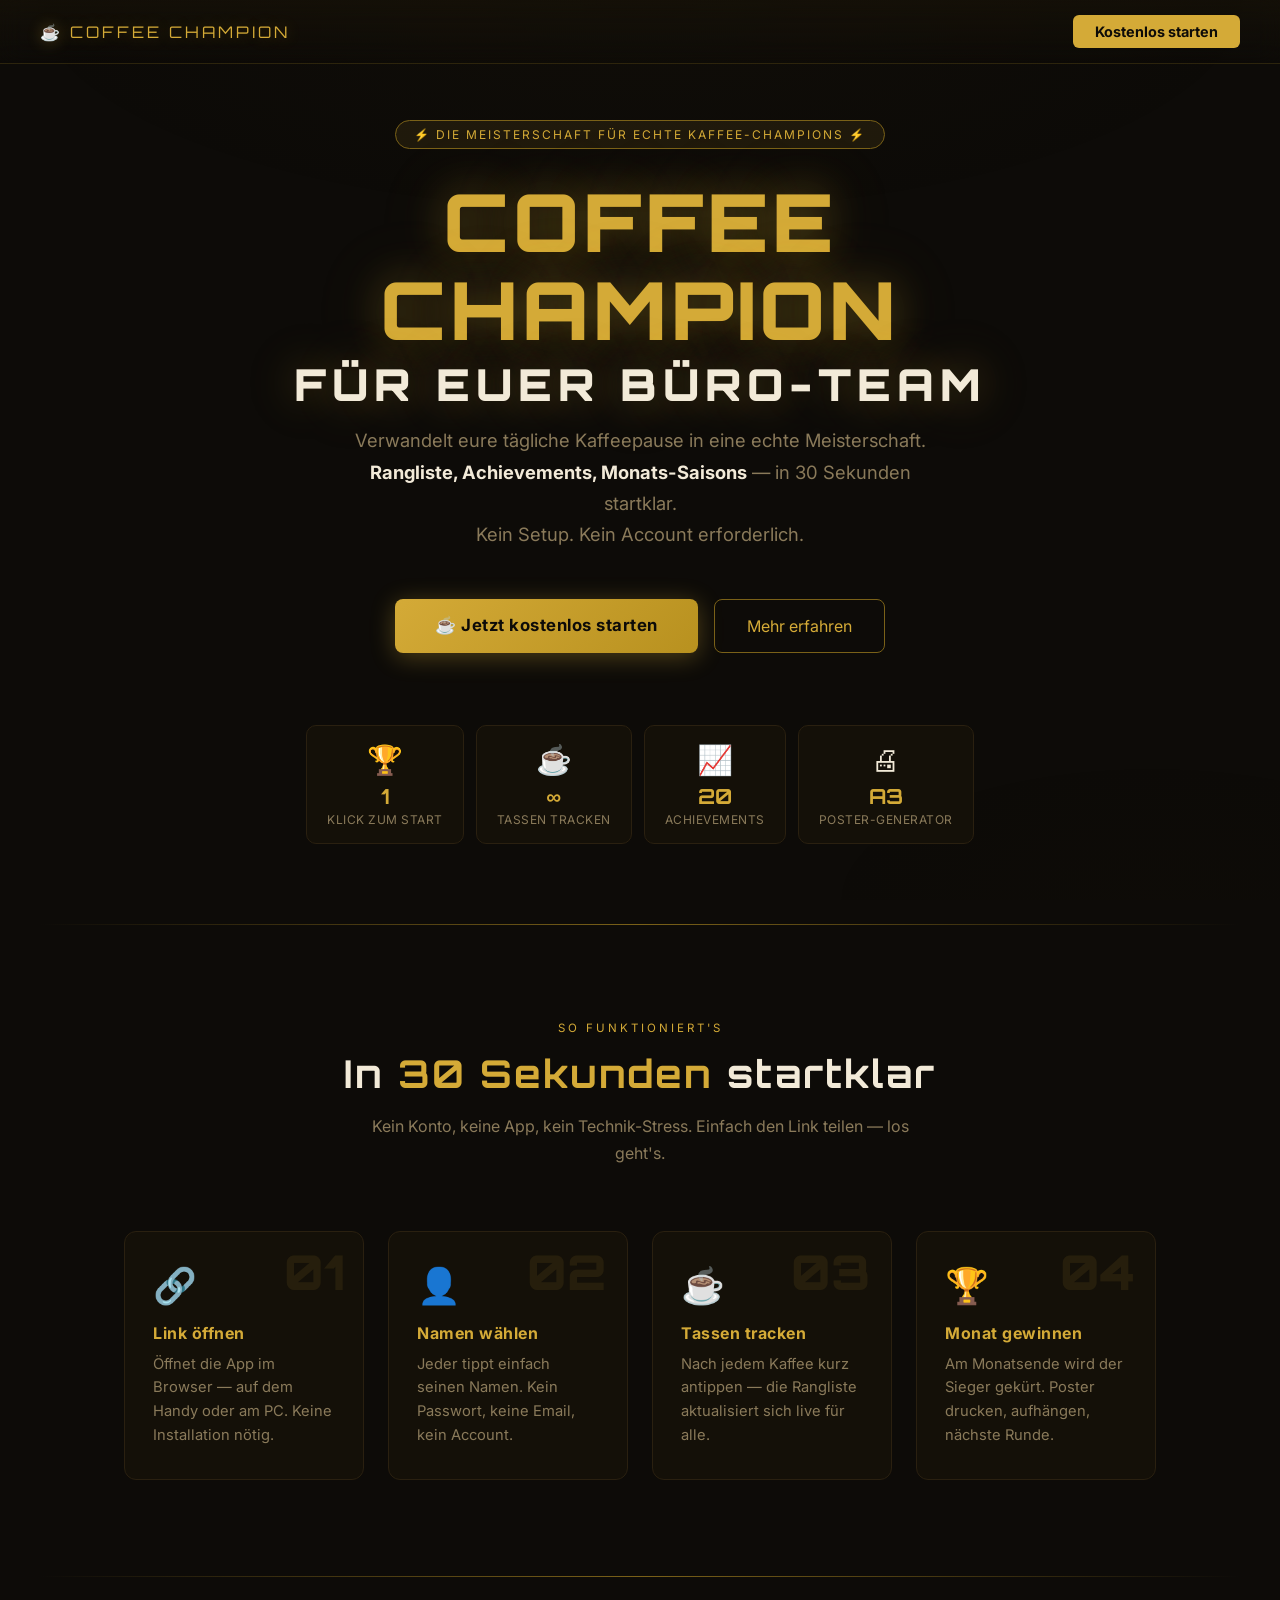
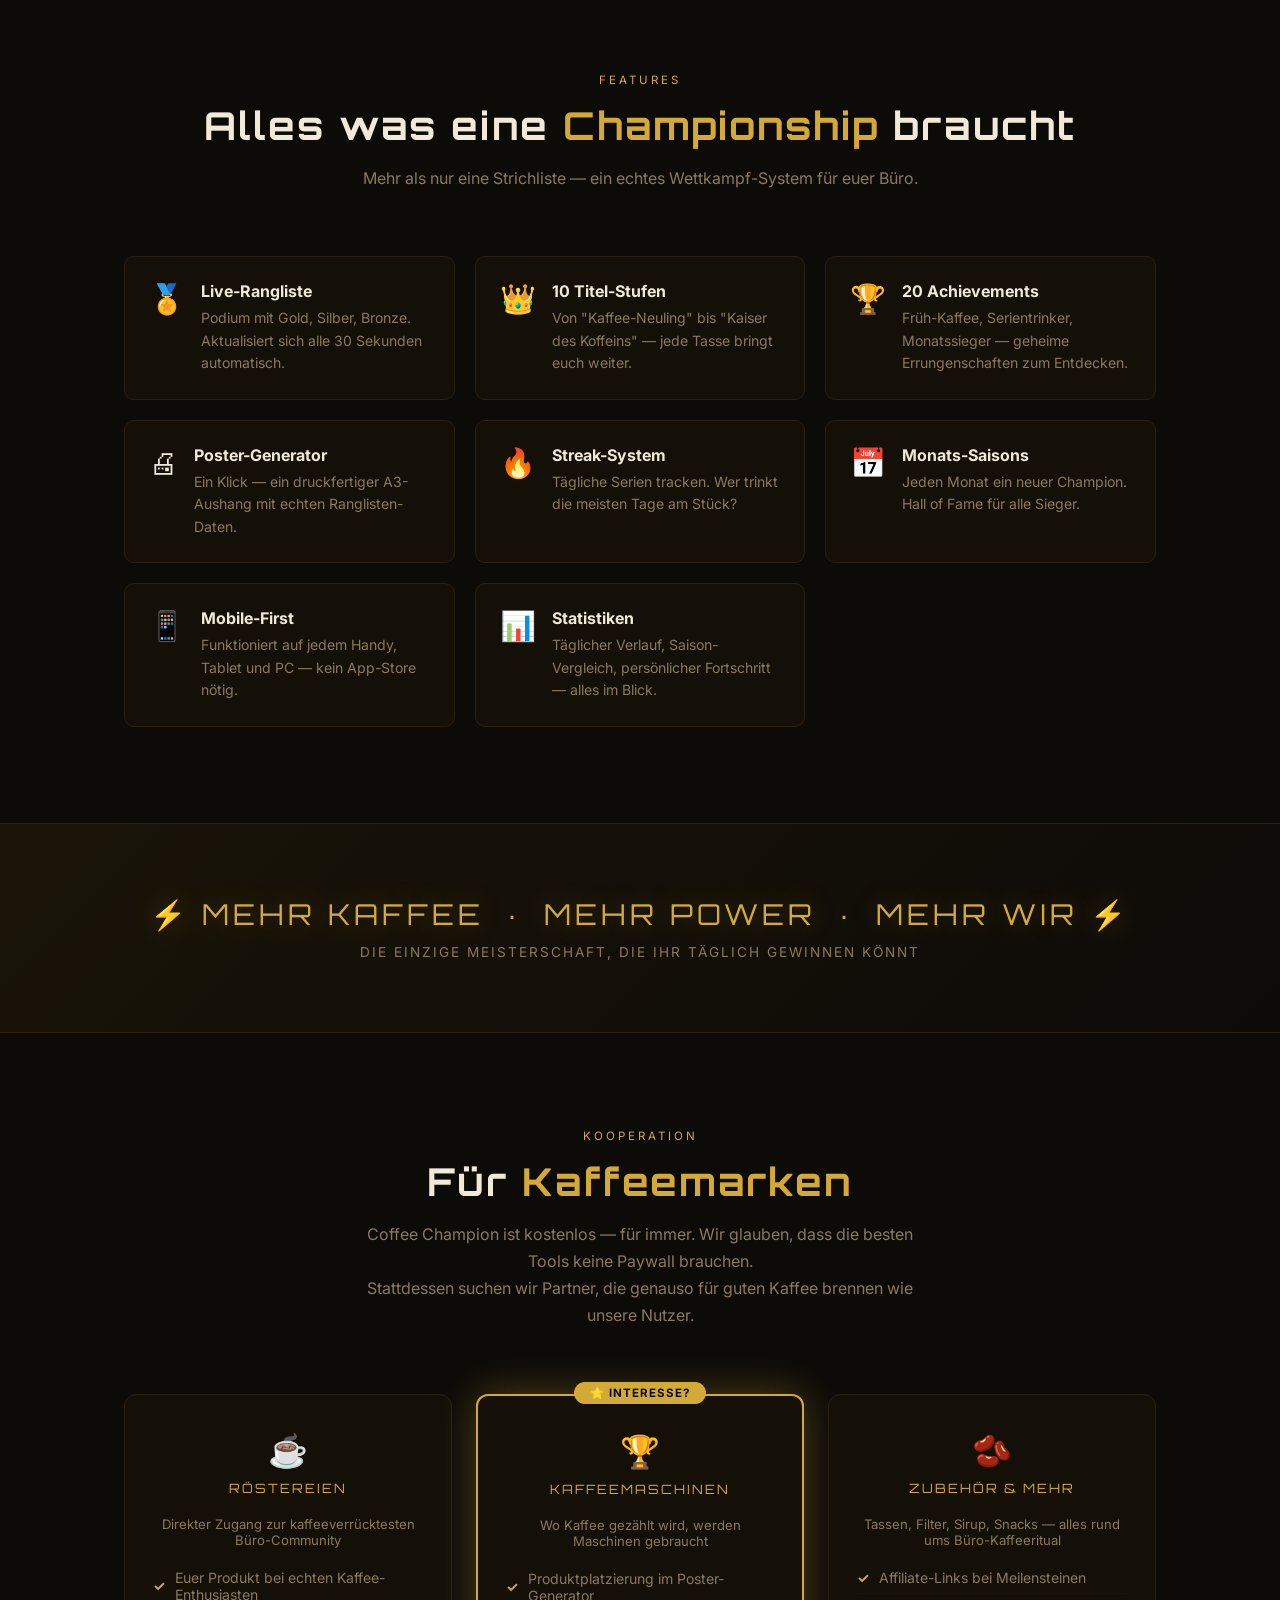
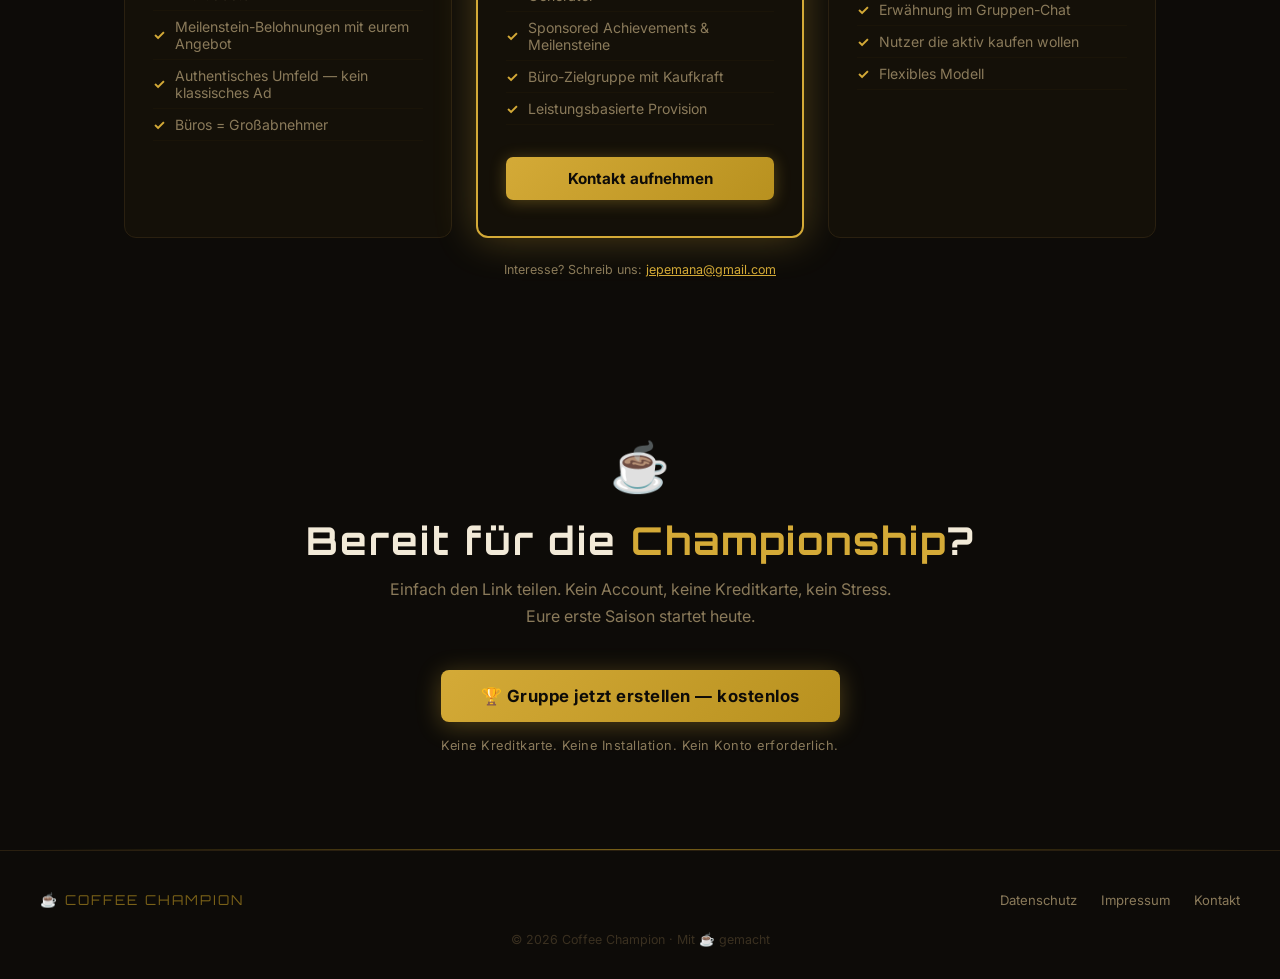
<file: index.html>
<!DOCTYPE html>
<html lang="de">
<head>
  <meta charset="UTF-8">
  <meta name="viewport" content="width=device-width, initial-scale=1.0">
  <title>Coffee Champion – Die Kaffee-Meisterschaft fürs Büro</title>
  <meta name="description" content="Verwandelt eure Büro-Kaffeepause in eine echte Championship. Rangliste, Achievements, Poster – in 30 Sekunden startklar.">
  <link rel="preconnect" href="https://fonts.googleapis.com">
  <link href="https://fonts.googleapis.com/css2?family=Orbitron:wght@700;900&family=Inter:wght@400;600;700&display=swap" rel="stylesheet">
  <style>
    *, *::before, *::after { box-sizing: border-box; margin: 0; padding: 0; }

    :root {
      --bg:    #0d0b08;
      --bg2:   #141008;
      --bg3:   #1c160d;
      --gold:  #d4aa37;
      --goldB: #f0c84a;
      --goldD: #7a6118;
      --glow:  #d4aa3755;
      --cream: #f2ead8;
      --muted: #8a7a5a;
    }

    html { scroll-behavior: smooth; }
    body {
      background: var(--bg); color: var(--cream);
      font-family: 'Inter', sans-serif; font-size: 16px;
      overflow-x: hidden;
    }

    /* ── Hintergrund-Textur ── */
    body::before {
      content: ''; position: fixed; inset: 0; pointer-events: none; z-index: 0;
      background:
        radial-gradient(ellipse 80% 40% at 50% 0%,   #2a1f0a1a 0%, transparent 60%),
        radial-gradient(ellipse 50% 30% at 90% 100%, #1a0f0211 0%, transparent 50%);
    }
    section, nav, footer { position: relative; z-index: 1; }

    /* ── NAV ── */
    nav {
      position: fixed; top: 0; left: 0; right: 0; z-index: 100;
      display: flex; align-items: center; justify-content: space-between;
      padding: 0 40px; height: 64px;
      background: linear-gradient(180deg, #1a140888 0%, #0d0b0800 100%);
      backdrop-filter: blur(12px);
      border-bottom: 1px solid #d4aa3722;
    }
    .nav-logo {
      font-family: 'Orbitron', sans-serif; color: var(--gold);
      font-size: 1rem; letter-spacing: 3px;
      text-shadow: 0 0 16px var(--glow);
    }
    .nav-cta {
      background: var(--gold); color: #0d0b08; border: none;
      padding: 8px 22px; border-radius: 6px; font-weight: 700;
      cursor: pointer; font-size: 0.9rem; font-family: 'Inter', sans-serif;
      text-decoration: none; transition: background 0.2s;
    }
    .nav-cta:hover { background: var(--goldB); }

    /* ── HERO ── */
    .hero {
      min-height: 100vh;
      display: flex; flex-direction: column; align-items: center; justify-content: center;
      text-align: center; padding: 120px 24px 80px;
    }
    .hero-badge {
      display: inline-block; background: #d4aa3718; border: 1px solid var(--goldD);
      color: var(--gold); font-size: 0.75rem; letter-spacing: 2px;
      text-transform: uppercase; padding: 6px 18px; border-radius: 20px;
      margin-bottom: 28px;
    }
    .hero h1 {
      font-family: 'Orbitron', sans-serif; font-size: clamp(2.4rem, 7vw, 5rem);
      font-weight: 900; color: var(--gold); letter-spacing: 4px; line-height: 1.1;
      text-shadow: 0 0 40px var(--glow), 0 0 80px #d4aa3733;
      margin-bottom: 16px;
    }
    .hero h1 span { display: block; color: var(--cream); font-size: 0.55em; letter-spacing: 6px; margin-top: 8px; }
    .hero-sub {
      color: var(--muted); font-size: 1.15rem; max-width: 580px;
      line-height: 1.7; margin: 0 auto 48px;
    }
    .hero-sub strong { color: var(--cream); }
    .hero-btns { display: flex; gap: 16px; flex-wrap: wrap; justify-content: center; }
    .btn-hero-primary {
      background: linear-gradient(135deg, var(--gold), #b8911f);
      color: #0d0b08; border: none; padding: 16px 40px; border-radius: 8px;
      font-weight: 700; font-size: 1.05rem; cursor: pointer; font-family: 'Inter', sans-serif;
      box-shadow: 0 4px 24px var(--glow); text-decoration: none;
      transition: all 0.2s; letter-spacing: 0.5px;
    }
    .btn-hero-primary:hover { background: linear-gradient(135deg, var(--goldB), var(--gold)); transform: translateY(-2px); box-shadow: 0 8px 32px var(--glow); }
    .btn-hero-secondary {
      background: transparent; border: 1px solid var(--goldD); color: var(--gold);
      padding: 16px 32px; border-radius: 8px; font-size: 1rem; cursor: pointer;
      font-family: 'Inter', sans-serif; text-decoration: none; transition: all 0.2s;
    }
    .btn-hero-secondary:hover { border-color: var(--gold); background: #1c1608; }

    .hero-preview {
      margin-top: 72px; display: flex; gap: 12px; justify-content: center; flex-wrap: wrap;
    }
    .preview-card {
      background: var(--bg2); border: 1px solid #2a2010; border-radius: 10px;
      padding: 16px 20px; text-align: center; min-width: 120px;
    }
    .preview-card .pc-icon { font-size: 1.8rem; }
    .preview-card .pc-val  { font-family: 'Orbitron', sans-serif; color: var(--gold); font-size: 1.3rem; font-weight: 700; margin-top: 6px; }
    .preview-card .pc-lbl  { color: var(--muted); font-size: 0.75rem; margin-top: 3px; letter-spacing: 0.5px; text-transform: uppercase; }

    /* ── DIVIDER ── */
    .gold-line {
      height: 1px; margin: 0 40px;
      background: linear-gradient(90deg, transparent, var(--goldD), transparent);
    }

    /* ── SECTIONS ── */
    .section { padding: 96px 24px; max-width: 1080px; margin: 0 auto; }
    .section-label {
      text-align: center; color: var(--gold); font-size: 0.72rem;
      letter-spacing: 3px; text-transform: uppercase; margin-bottom: 14px;
    }
    .section-title {
      font-family: 'Orbitron', sans-serif; font-size: clamp(1.6rem, 4vw, 2.4rem);
      font-weight: 700; text-align: center; color: var(--cream);
      margin-bottom: 16px; letter-spacing: 2px;
    }
    .section-title span { color: var(--gold); }
    .section-sub {
      text-align: center; color: var(--muted); font-size: 1rem;
      max-width: 560px; margin: 0 auto 64px; line-height: 1.7;
    }

    /* ── HOW IT WORKS ── */
    .steps { display: grid; grid-template-columns: repeat(auto-fit, minmax(240px, 1fr)); gap: 24px; }
    .step {
      background: var(--bg2); border: 1px solid #2a2010; border-radius: 12px;
      padding: 32px 28px; position: relative; transition: border-color 0.2s, transform 0.2s;
    }
    .step:hover { border-color: var(--goldD); transform: translateY(-4px); }
    .step-num {
      font-family: 'Orbitron', sans-serif; font-size: 3rem; font-weight: 900;
      color: #d4aa3718; position: absolute; top: 16px; right: 20px; line-height: 1;
    }
    .step-icon { font-size: 2.2rem; margin-bottom: 16px; }
    .step h3 { color: var(--gold); font-size: 1rem; margin-bottom: 10px; letter-spacing: 0.5px; }
    .step p { color: var(--muted); line-height: 1.6; font-size: 0.92rem; }

    /* ── FEATURES ── */
    .features { display: grid; grid-template-columns: repeat(auto-fit, minmax(300px, 1fr)); gap: 20px; }
    .feature {
      background: var(--bg2); border: 1px solid #2a2010; border-radius: 10px;
      padding: 24px; display: flex; gap: 16px; align-items: flex-start;
      transition: border-color 0.2s;
    }
    .feature:hover { border-color: var(--goldD); }
    .feat-icon { font-size: 1.8rem; flex-shrink: 0; }
    .feat-title { color: var(--cream); font-weight: 700; margin-bottom: 6px; }
    .feat-desc  { color: var(--muted); font-size: 0.88rem; line-height: 1.6; }

    /* ── PRICING ── */
    .pricing { display: grid; grid-template-columns: repeat(auto-fit, minmax(260px, 1fr)); gap: 24px; }
    .price-card {
      background: var(--bg2); border: 1px solid #2a2010; border-radius: 12px;
      padding: 36px 28px; text-align: center; position: relative;
      transition: all 0.2s;
    }
    .price-card:hover { transform: translateY(-4px); }
    .price-card.featured {
      border: 2px solid var(--gold);
      box-shadow: 0 0 40px var(--glow);
    }
    .featured-badge {
      position: absolute; top: -14px; left: 50%; transform: translateX(-50%);
      background: var(--gold); color: #0d0b08; font-size: 0.72rem;
      font-weight: 700; padding: 4px 16px; border-radius: 20px; letter-spacing: 1px;
      white-space: nowrap;
    }
    .price-name { font-family: 'Orbitron', sans-serif; color: var(--gold); font-size: 0.8rem; letter-spacing: 2px; text-transform: uppercase; margin-bottom: 20px; }
    .price-amount { font-family: 'Orbitron', sans-serif; font-size: 2.8rem; font-weight: 900; color: var(--cream); }
    .price-amount span { font-size: 1rem; color: var(--muted); font-family: 'Inter', sans-serif; }
    .price-period { color: var(--muted); font-size: 0.82rem; margin-top: 4px; margin-bottom: 28px; }
    .price-features { list-style: none; text-align: left; margin-bottom: 32px; }
    .price-features li { color: var(--muted); font-size: 0.88rem; padding: 7px 0; border-bottom: 1px solid #1a1408; display: flex; align-items: center; gap: 10px; }
    .price-features li::before { content: '✓'; color: var(--gold); font-weight: 700; flex-shrink: 0; }
    .price-features li.no { color: #4a4030; }
    .price-features li.no::before { content: '–'; color: #4a4030; }
    .btn-price {
      width: 100%; padding: 12px; border-radius: 7px; font-weight: 700;
      font-size: 0.95rem; cursor: pointer; font-family: 'Inter', sans-serif;
      transition: all 0.2s; text-decoration: none; display: block;
    }
    .btn-price-outline { background: transparent; border: 1px solid var(--goldD); color: var(--gold); }
    .btn-price-outline:hover { border-color: var(--gold); background: #1c1608; }
    .btn-price-solid { background: linear-gradient(135deg, var(--gold), #b8911f); color: #0d0b08; border: none; box-shadow: 0 2px 16px var(--glow); }
    .btn-price-solid:hover { background: linear-gradient(135deg, var(--goldB), var(--gold)); }

    /* ── TESTIMONIAL / MOTTO ── */
    .motto-section {
      background: linear-gradient(135deg, #1a1408 0%, #0d0b08 100%);
      border-top: 1px solid #2a2010; border-bottom: 1px solid #2a2010;
      padding: 72px 24px; text-align: center;
    }
    .motto-text {
      font-family: 'Orbitron', sans-serif; font-size: clamp(1.1rem, 3vw, 1.8rem);
      color: var(--gold); letter-spacing: 4px; text-transform: uppercase;
      text-shadow: 0 0 30px var(--glow);
    }
    .motto-sub { color: var(--muted); font-size: 0.85rem; letter-spacing: 2px; margin-top: 12px; text-transform: uppercase; }

    /* ── FOOTER ── */
    footer {
      border-top: 1px solid #2a2010; padding: 40px 40px 32px;
      display: flex; align-items: center; justify-content: space-between; flex-wrap: wrap; gap: 16px;
    }
    .footer-logo { font-family: 'Orbitron', sans-serif; color: var(--goldD); font-size: 0.85rem; letter-spacing: 2px; }
    .footer-links { display: flex; gap: 24px; }
    .footer-links a { color: var(--muted); font-size: 0.82rem; text-decoration: none; }
    .footer-links a:hover { color: var(--gold); }
    .footer-copy { color: #3a3020; font-size: 0.78rem; width: 100%; text-align: center; margin-top: 8px; }

    /* ── RESPONSIVE ── */
    @media (max-width: 640px) {
      nav { padding: 0 20px; }
      .hero h1 { font-size: 2rem; }
      .section { padding: 64px 18px; }
      .hero-btns { flex-direction: column; align-items: center; }
      .btn-hero-primary, .btn-hero-secondary { width: 100%; max-width: 320px; text-align: center; }
      footer { flex-direction: column; align-items: center; text-align: center; }
    }
  </style>
</head>
<body>

<!-- ── NAV ── -->
<nav>
  <div class="nav-logo">&#x2615; COFFEE CHAMPION</div>
  <a href="#start" class="nav-cta">Kostenlos starten</a>
</nav>

<!-- ── HERO ── -->
<section class="hero">
  <div class="hero-badge">&#x26A1; Die Meisterschaft für echte Kaffee-Champions &#x26A1;</div>
  <h1>COFFEE<br>CHAMPION<span>FÜR EUER BÜRO-TEAM</span></h1>
  <p class="hero-sub">
    Verwandelt eure tägliche Kaffeepause in eine echte Meisterschaft.<br>
    <strong>Rangliste, Achievements, Monats-Saisons</strong> — in 30 Sekunden startklar.<br>
    Kein Setup. Kein Account erforderlich.
  </p>
  <div class="hero-btns">
    <a href="#start" class="btn-hero-primary">&#x2615; Jetzt kostenlos starten</a>
    <a href="#features" class="btn-hero-secondary">Mehr erfahren</a>
  </div>

  <div class="hero-preview">
    <div class="preview-card">
      <div class="pc-icon">&#x1F3C6;</div>
      <div class="pc-val">1</div>
      <div class="pc-lbl">Klick zum Start</div>
    </div>
    <div class="preview-card">
      <div class="pc-icon">&#x2615;</div>
      <div class="pc-val">∞</div>
      <div class="pc-lbl">Tassen tracken</div>
    </div>
    <div class="preview-card">
      <div class="pc-icon">&#x1F4C8;</div>
      <div class="pc-val">20</div>
      <div class="pc-lbl">Achievements</div>
    </div>
    <div class="preview-card">
      <div class="pc-icon">&#x1F5A8;</div>
      <div class="pc-val">A3</div>
      <div class="pc-lbl">Poster-Generator</div>
    </div>
  </div>
</section>

<div class="gold-line"></div>

<!-- ── HOW IT WORKS ── -->
<section class="section" id="how">
  <div class="section-label">So funktioniert's</div>
  <h2 class="section-title">In <span>30 Sekunden</span> startklar</h2>
  <p class="section-sub">Kein Konto, keine App, kein Technik-Stress. Einfach den Link teilen — los geht's.</p>
  <div class="steps">
    <div class="step">
      <div class="step-num">01</div>
      <div class="step-icon">&#x1F517;</div>
      <h3>Link öffnen</h3>
      <p>Öffnet die App im Browser — auf dem Handy oder am PC. Keine Installation nötig.</p>
    </div>
    <div class="step">
      <div class="step-num">02</div>
      <div class="step-icon">&#x1F464;</div>
      <h3>Namen wählen</h3>
      <p>Jeder tippt einfach seinen Namen. Kein Passwort, keine Email, kein Account.</p>
    </div>
    <div class="step">
      <div class="step-num">03</div>
      <div class="step-icon">&#x2615;</div>
      <h3>Tassen tracken</h3>
      <p>Nach jedem Kaffee kurz antippen — die Rangliste aktualisiert sich live für alle.</p>
    </div>
    <div class="step">
      <div class="step-num">04</div>
      <div class="step-icon">&#x1F3C6;</div>
      <h3>Monat gewinnen</h3>
      <p>Am Monatsende wird der Sieger gekürt. Poster drucken, aufhängen, nächste Runde.</p>
    </div>
  </div>
</section>

<div class="gold-line"></div>

<!-- ── FEATURES ── -->
<section class="section" id="features">
  <div class="section-label">Features</div>
  <h2 class="section-title">Alles was eine <span>Championship</span> braucht</h2>
  <p class="section-sub">Mehr als nur eine Strichliste — ein echtes Wettkampf-System für euer Büro.</p>
  <div class="features">
    <div class="feature">
      <div class="feat-icon">&#x1F3C5;</div>
      <div>
        <div class="feat-title">Live-Rangliste</div>
        <div class="feat-desc">Podium mit Gold, Silber, Bronze. Aktualisiert sich alle 30 Sekunden automatisch.</div>
      </div>
    </div>
    <div class="feature">
      <div class="feat-icon">&#x1F451;</div>
      <div>
        <div class="feat-title">10 Titel-Stufen</div>
        <div class="feat-desc">Von "Kaffee-Neuling" bis "Kaiser des Koffeins" — jede Tasse bringt euch weiter.</div>
      </div>
    </div>
    <div class="feature">
      <div class="feat-icon">&#x1F3C6;</div>
      <div>
        <div class="feat-title">20 Achievements</div>
        <div class="feat-desc">Früh-Kaffee, Serientrinker, Monatssieger — geheime Errungenschaften zum Entdecken.</div>
      </div>
    </div>
    <div class="feature">
      <div class="feat-icon">&#x1F5A8;</div>
      <div>
        <div class="feat-title">Poster-Generator</div>
        <div class="feat-desc">Ein Klick — ein druckfertiger A3-Aushang mit echten Ranglisten-Daten.</div>
      </div>
    </div>
    <div class="feature">
      <div class="feat-icon">&#x1F525;</div>
      <div>
        <div class="feat-title">Streak-System</div>
        <div class="feat-desc">Tägliche Serien tracken. Wer trinkt die meisten Tage am Stück?</div>
      </div>
    </div>
    <div class="feature">
      <div class="feat-icon">&#x1F4C5;</div>
      <div>
        <div class="feat-title">Monats-Saisons</div>
        <div class="feat-desc">Jeden Monat ein neuer Champion. Hall of Fame für alle Sieger.</div>
      </div>
    </div>
    <div class="feature">
      <div class="feat-icon">&#x1F4F1;</div>
      <div>
        <div class="feat-title">Mobile-First</div>
        <div class="feat-desc">Funktioniert auf jedem Handy, Tablet und PC — kein App-Store nötig.</div>
      </div>
    </div>
    <div class="feature">
      <div class="feat-icon">&#x1F4CA;</div>
      <div>
        <div class="feat-title">Statistiken</div>
        <div class="feat-desc">Täglicher Verlauf, Saison-Vergleich, persönlicher Fortschritt — alles im Blick.</div>
      </div>
    </div>
  </div>
</section>

<!-- ── MOTTO ── -->
<div class="motto-section">
  <div class="motto-text">&#x26A1; Mehr Kaffee &nbsp;·&nbsp; Mehr Power &nbsp;·&nbsp; Mehr wir &#x26A1;</div>
  <div class="motto-sub">Die einzige Meisterschaft, die ihr täglich gewinnen könnt</div>
</div>

<!-- ── KOOPERATION ── -->
<section class="section" id="pricing">
  <div class="section-label">Kooperation</div>
  <h2 class="section-title">Für <span>Kaffeemarken</span></h2>
  <p class="section-sub">Coffee Champion ist kostenlos — für immer. Wir glauben, dass die besten Tools keine Paywall brauchen.<br>Stattdessen suchen wir Partner, die genauso für guten Kaffee brennen wie unsere Nutzer.</p>

  <div class="pricing">

    <div class="price-card">
      <div class="feat-icon" style="font-size:2rem;margin-bottom:10px">☕</div>
      <div class="price-name">Röstereien</div>
      <div class="price-period" style="margin-bottom:14px">Direkter Zugang zur kaffeeverrücktesten Büro-Community</div>
      <ul class="price-features">
        <li>Euer Produkt bei echten Kaffee-Enthusiasten</li>
        <li>Meilenstein-Belohnungen mit eurem Angebot</li>
        <li>Authentisches Umfeld — kein klassisches Ad</li>
        <li>Büros = Großabnehmer</li>
      </ul>
    </div>

    <div class="price-card featured">
      <div class="featured-badge">&#x2B50; INTERESSE?</div>
      <div class="feat-icon" style="font-size:2rem;margin-bottom:10px">🏆</div>
      <div class="price-name">Kaffeemaschinen</div>
      <div class="price-period" style="margin-bottom:14px">Wo Kaffee gezählt wird, werden Maschinen gebraucht</div>
      <ul class="price-features">
        <li>Produktplatzierung im Poster-Generator</li>
        <li>Sponsored Achievements &amp; Meilensteine</li>
        <li>Büro-Zielgruppe mit Kaufkraft</li>
        <li>Leistungsbasierte Provision</li>
      </ul>
      <a href="mailto:jepemana@gmail.com?subject=Coffee Champion Kooperation" class="btn-price btn-price-solid">Kontakt aufnehmen</a>
    </div>

    <div class="price-card">
      <div class="feat-icon" style="font-size:2rem;margin-bottom:10px">🫘</div>
      <div class="price-name">Zubehör &amp; Mehr</div>
      <div class="price-period" style="margin-bottom:14px">Tassen, Filter, Sirup, Snacks — alles rund ums Büro-Kaffeeritual</div>
      <ul class="price-features">
        <li>Affiliate-Links bei Meilensteinen</li>
        <li>Erwähnung im Gruppen-Chat</li>
        <li>Nutzer die aktiv kaufen wollen</li>
        <li>Flexibles Modell</li>
      </ul>
    </div>

  </div>
  <p style="text-align:center;color:var(--muted);font-size:0.78rem;margin-top:24px">
    Interesse? Schreib uns: <a href="mailto:jepemana@gmail.com?subject=Coffee Champion Kooperation" style="color:var(--gold)">jepemana@gmail.com</a>
  </p>
</section>

<!-- ── START CTA ── -->
<section class="section" id="start" style="text-align:center;padding-top:64px;padding-bottom:96px">
  <div style="font-size:3rem;margin-bottom:20px">&#x2615;</div>
  <h2 class="section-title" style="margin-bottom:12px">Bereit für die <span>Championship</span>?</h2>
  <p class="section-sub" style="margin-bottom:40px">
    Einfach den Link teilen. Kein Account, keine Kreditkarte, kein Stress.<br>
    Eure erste Saison startet heute.
  </p>
  <a href="app/" class="btn-hero-primary" style="display:inline-block">
    &#x1F3C6; Gruppe jetzt erstellen — kostenlos
  </a>
  <p style="color:var(--muted);font-size:0.8rem;margin-top:16px;letter-spacing:0.5px">
    Keine Kreditkarte. Keine Installation. Kein Konto erforderlich.
  </p>
</section>

<div class="gold-line"></div>

<!-- ── FOOTER ── -->
<footer>
  <div class="footer-logo">&#x2615; COFFEE CHAMPION</div>
  <div class="footer-links">
    <a href="#">Datenschutz</a>
    <a href="#">Impressum</a>
    <a href="#">Kontakt</a>
  </div>
  <div class="footer-copy">© 2026 Coffee Champion · Mit &#x2615; gemacht</div>
</footer>

</body>
</html>
</file>
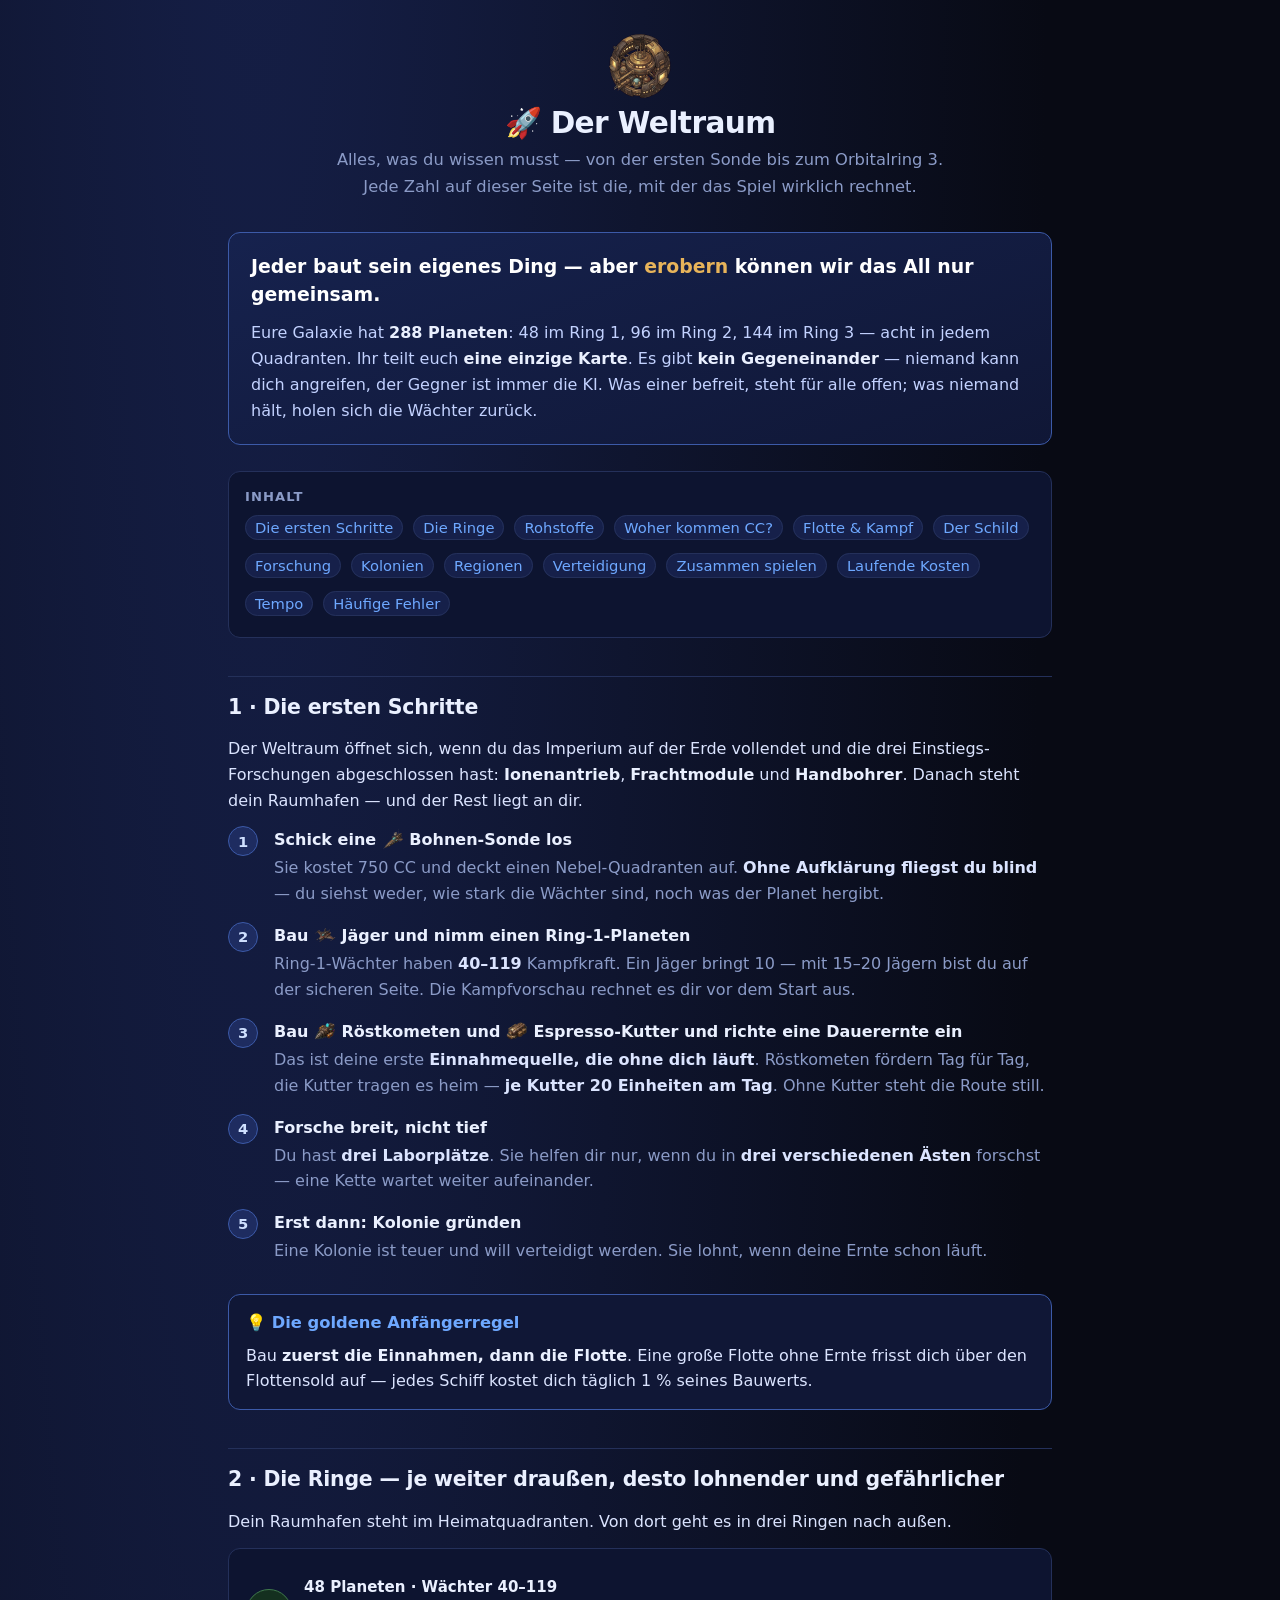
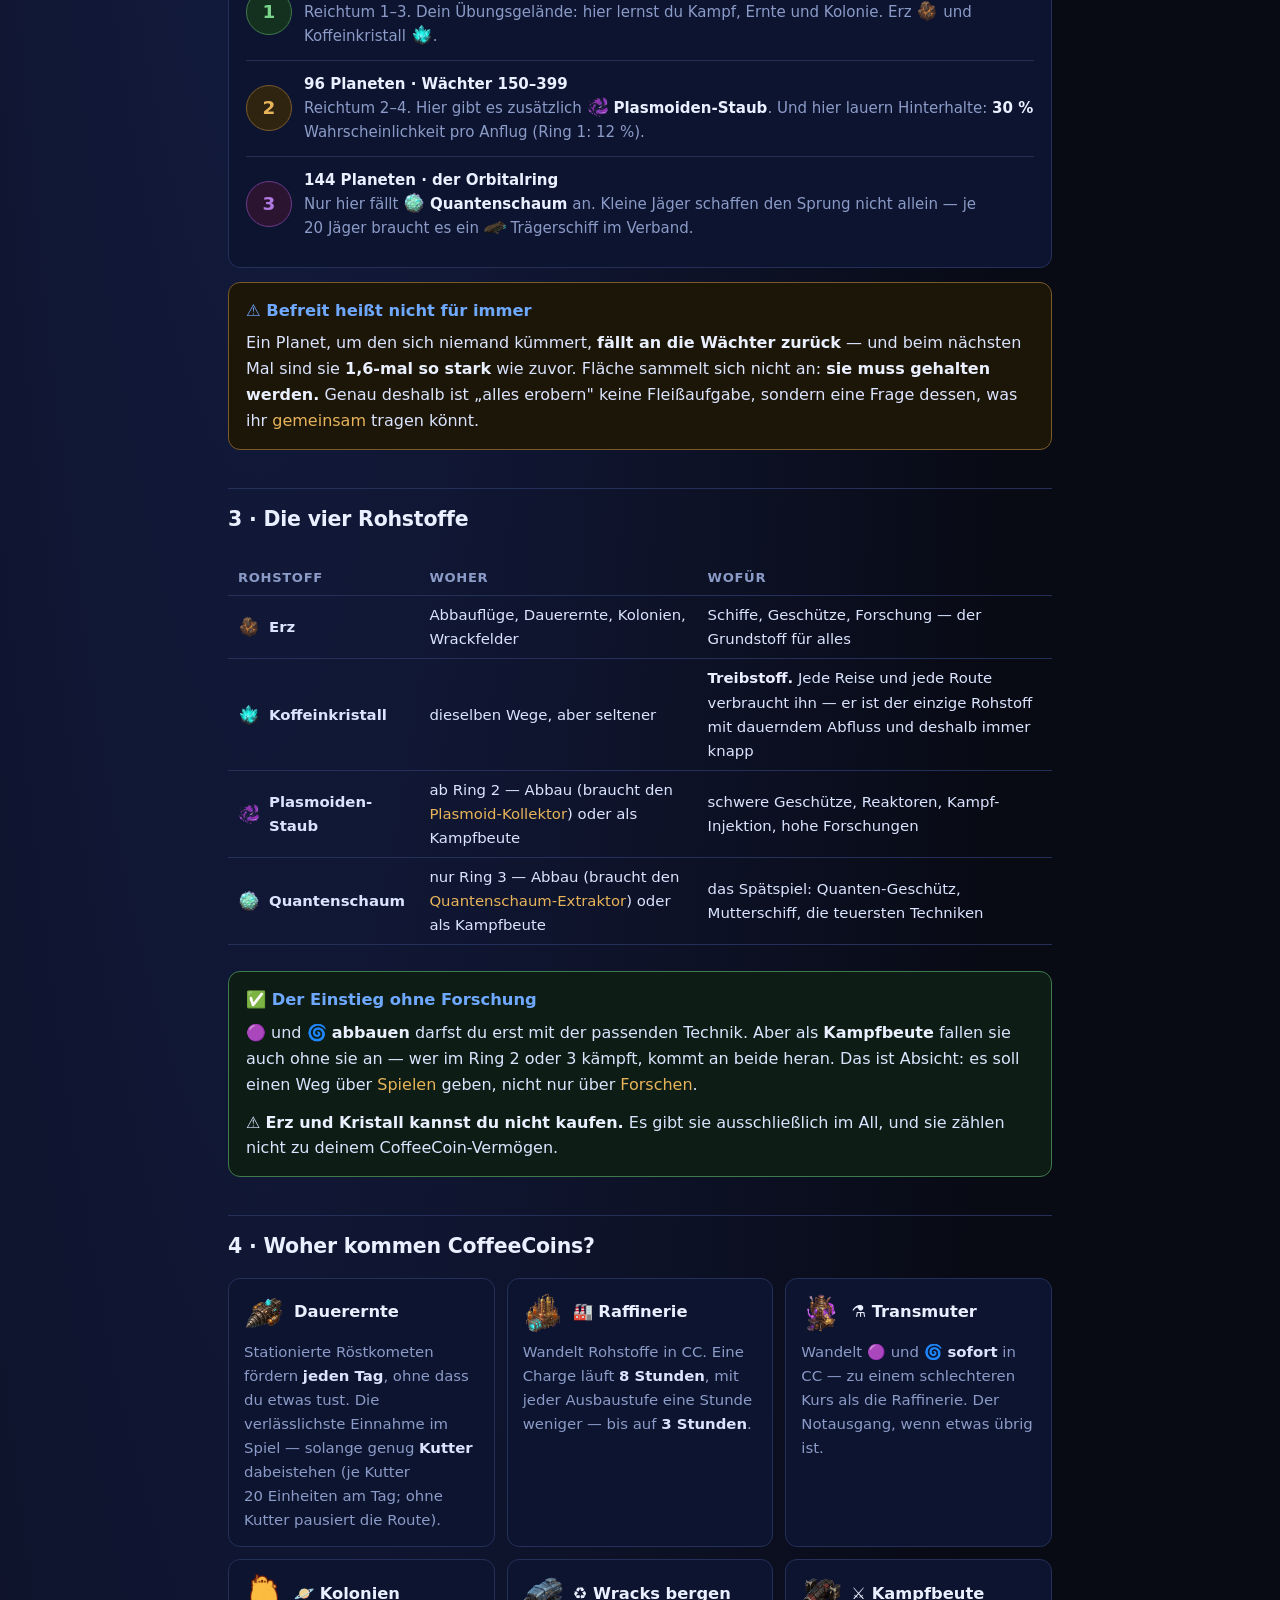
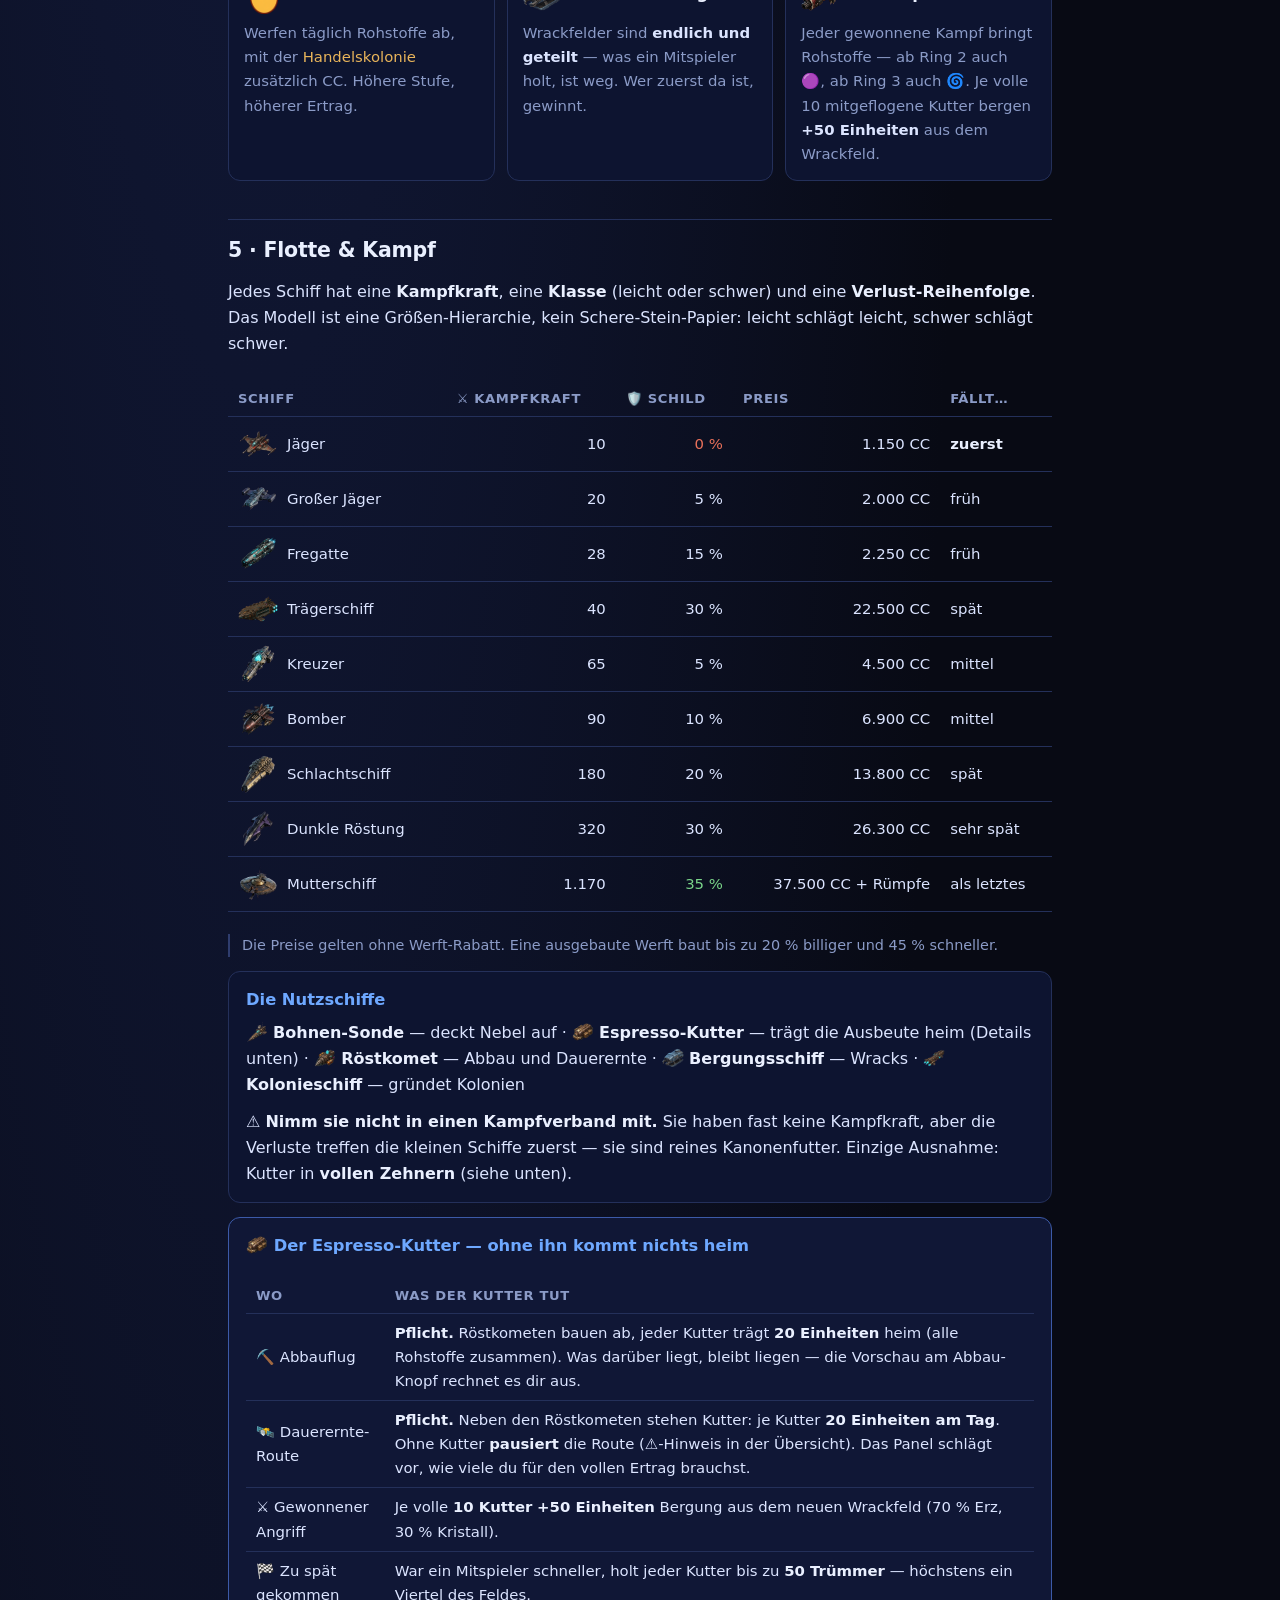
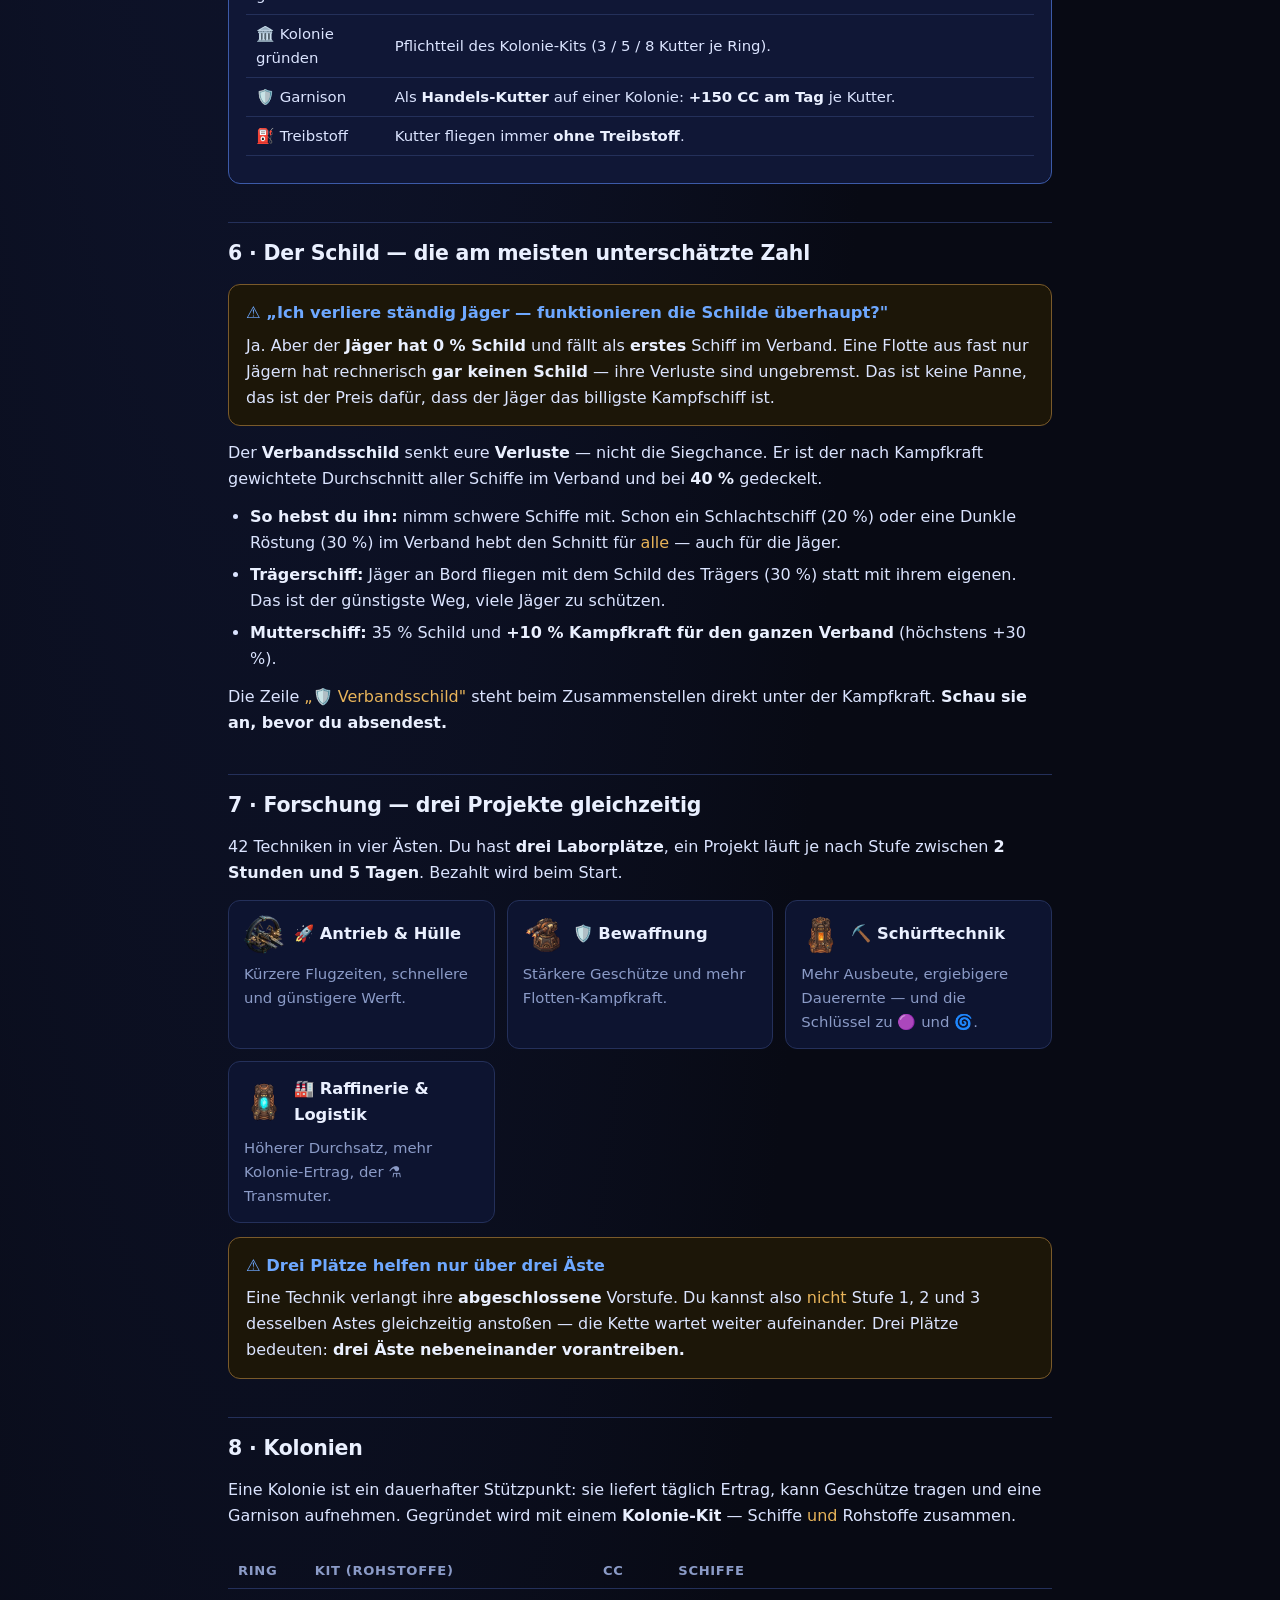
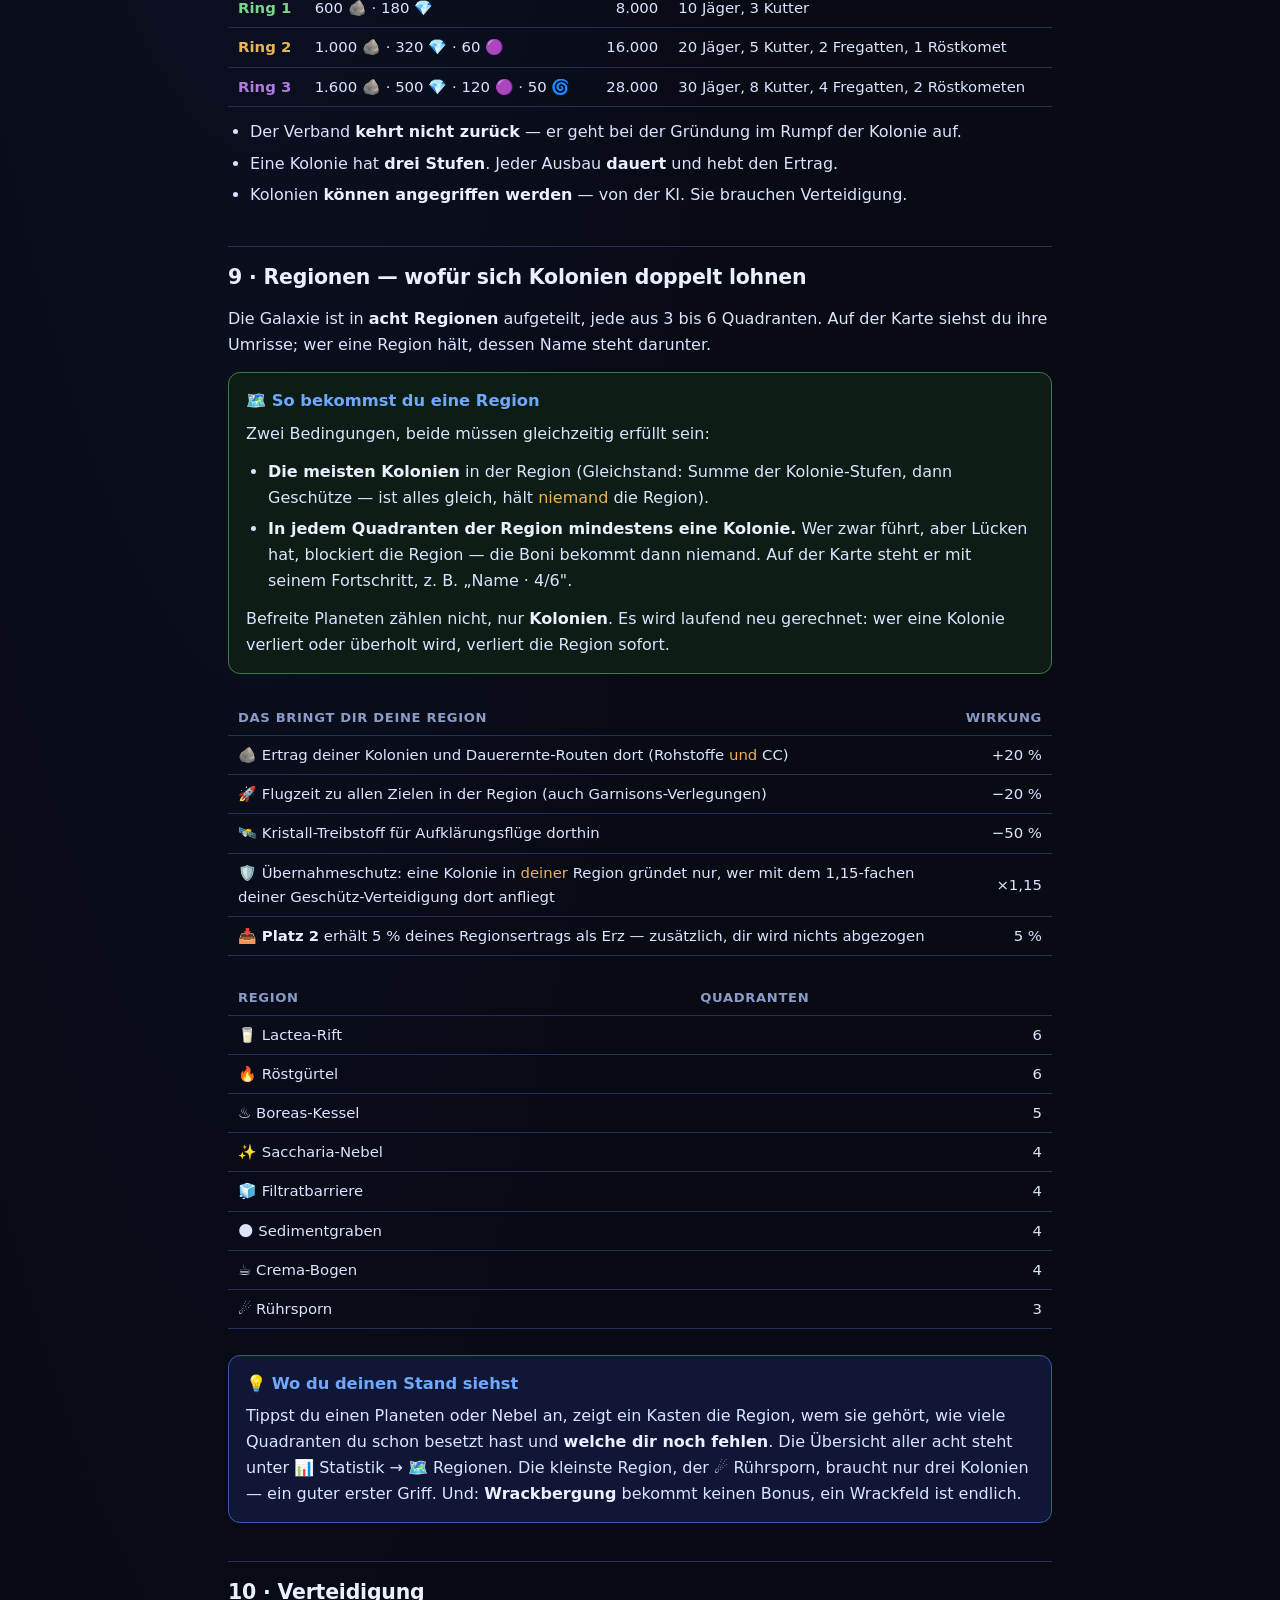
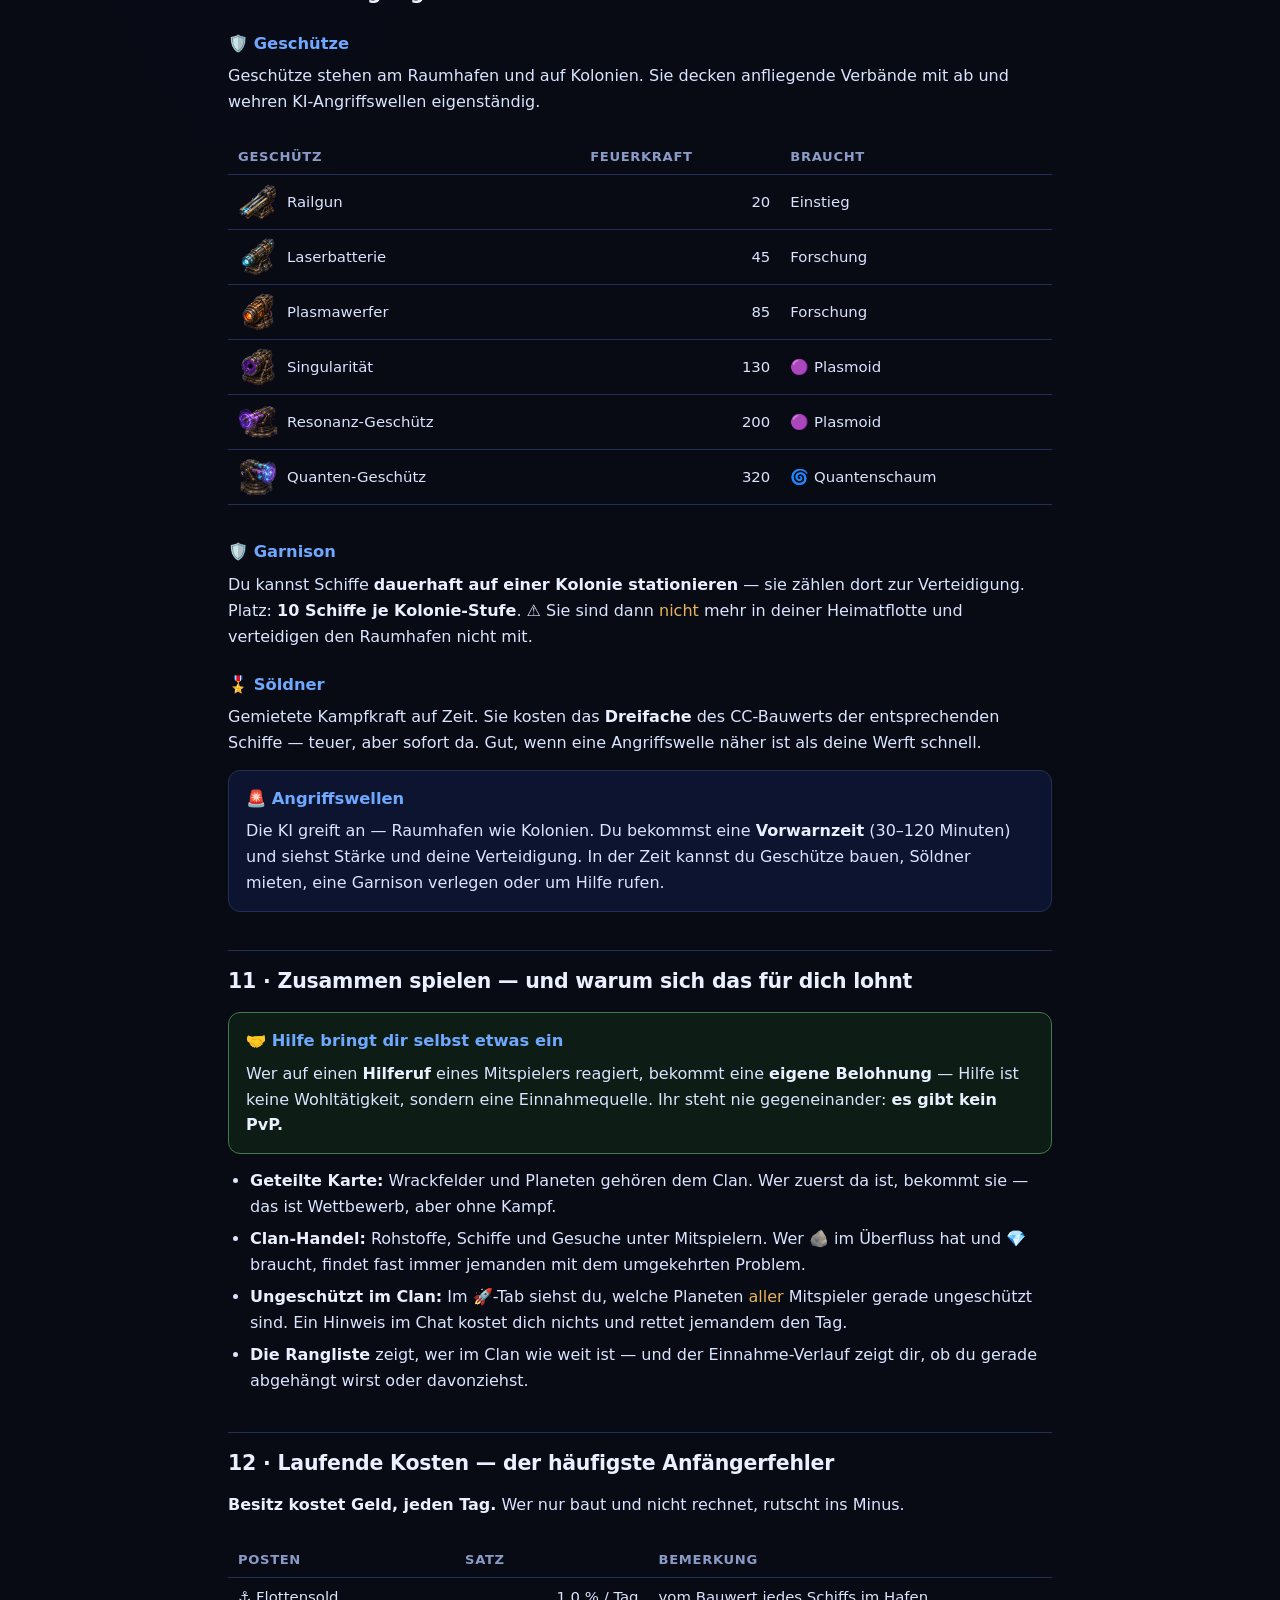
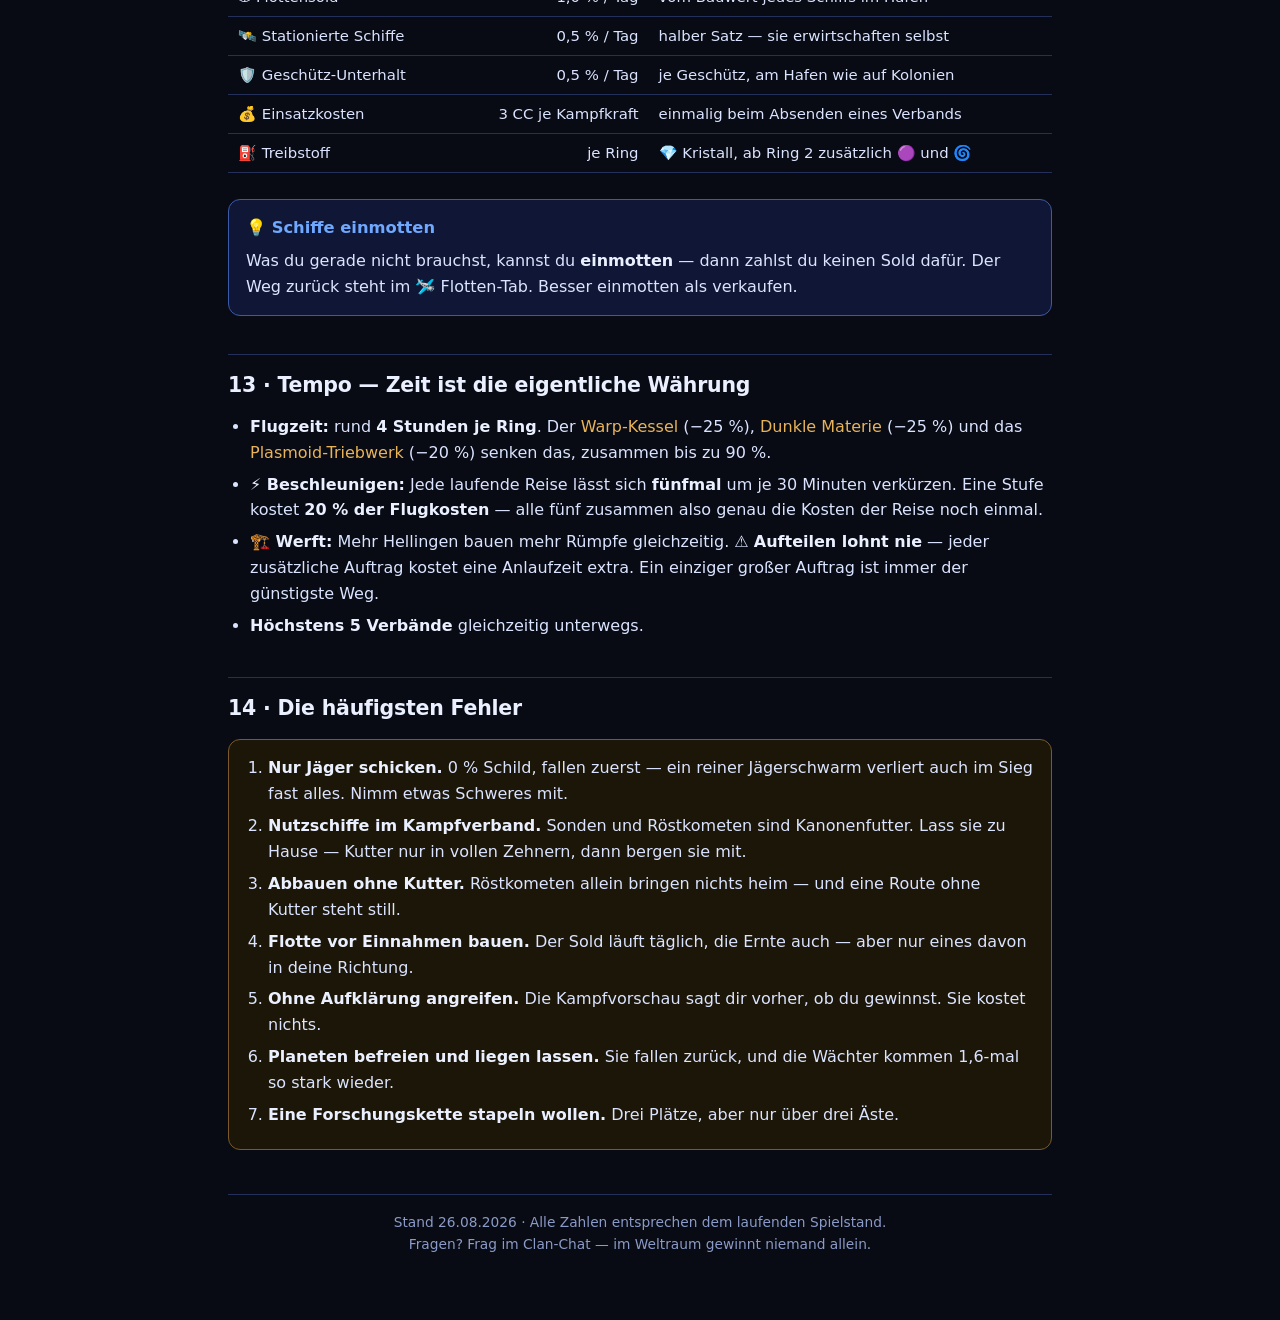
<file: app/weltraum_regeln.html>
<!DOCTYPE html>
<html lang="de">
<head>
<meta charset="utf-8">
<meta name="viewport" content="width=device-width, initial-scale=1">
<title>🚀 Weltraum — Handbuch</title>
<!--
  Handbuch zum Weltraum-Endgame. Eigenständige Seite, bewusst OHNE Abhängigkeit zu
  style.css/weltraum.css: sie wird auch aus einem Popup und aus dem Chat heraus geöffnet
  und muss auch dann vollständig aussehen, wenn die App gerade nicht geladen ist.
  ⚠️ ALLE ZAHLEN HIER SIND SPIEGEL DES CODES (Stand 2026-08-26, nach 27am).
     Ändert sich eine Regel, gehört diese Seite in die Liste der mitzusuchenden Stellen —
     ein Regeltext, der beim Ändern der Regel nicht mitgesucht wird, altert still weiter
     (die 27u-Lehre, dort stand ein Satz drei Regeländerungen lang falsch).
     Quellen: js/weltraum.js (SPACE_SHIPS, SPACE_TECH, WR_*), migration 26u/27ac/27ai/27ak.
-->
<style>
:root{
  --bg:#080a14; --bg2:#0d1430; --bg3:#111a3c;
  --line:#24305a; --line2:#2f3d6e;
  --text:#dbe4ff; --sub:#8b9bc7; --head:#eaf0ff;
  --blue:#6ea8ff; --green:#7ad48a; --amber:#e8b45a; --red:#e8705a; --violet:#b07ae0;
  --radius:12px;
}
*,*::before,*::after{box-sizing:border-box;margin:0;padding:0}
body{
  background:radial-gradient(ellipse at 20% -10%,#16204a 0%,#080a14 55%) no-repeat,#080a14;
  color:var(--text);font-family:'Inter',system-ui,-apple-system,'Segoe UI',sans-serif;
  font-size:16px;line-height:1.62;padding:0 0 64px;-webkit-text-size-adjust:100%;
}
.wrap{max-width:860px;margin:0 auto;padding:0 18px}
h1{font-size:1.85rem;line-height:1.2;color:var(--head);margin:0 0 6px;letter-spacing:-.02em}
h2{font-size:1.28rem;color:var(--head);margin:38px 0 12px;padding-top:14px;border-top:1px solid var(--line);letter-spacing:-.01em}
h3{font-size:1.02rem;color:var(--blue);margin:22px 0 6px}
p{margin:0 0 12px}
ul,ol{margin:0 0 12px 22px}
li{margin:0 0 6px}
strong{color:var(--head)}
em{font-style:normal;color:var(--amber)}
code{background:#141d40;border:1px solid var(--line);border-radius:5px;padding:1px 5px;font-size:.88em}

header{padding:34px 0 8px;text-align:center}
.lead{color:var(--sub);font-size:1.02rem;max-width:620px;margin:0 auto}

.ziel{
  margin:24px 0 8px;padding:20px 22px;border-radius:var(--radius);
  border:1px solid #3c5aa8;background:linear-gradient(160deg,#16224e,#101736);
}
.ziel .satz{font-size:1.18rem;line-height:1.45;color:#fff;font-weight:600}
.ziel p:last-child{margin-bottom:0}

nav.toc{margin:26px 0 8px;padding:14px 16px;border:1px solid var(--line);border-radius:var(--radius);background:var(--bg2)}
nav.toc b{display:block;color:var(--sub);font-size:.82rem;text-transform:uppercase;letter-spacing:.08em;margin-bottom:8px}
nav.toc ol{margin:0;padding:0;list-style:none;display:flex;flex-wrap:wrap;gap:6px 10px}
nav.toc a{color:var(--blue);text-decoration:none;font-size:.92rem;padding:3px 9px;border-radius:20px;background:#16204a;border:1px solid var(--line)}
nav.toc a:hover{background:#1e2c60;color:#fff}

.card{margin:14px 0;padding:15px 17px;border:1px solid var(--line);border-radius:var(--radius);background:var(--bg2)}
.card.warn{border-color:#7a5a2a;background:#1c1608}
.card.good{border-color:#3f7a4c;background:#0d1c14}
.card.tip{border-color:#3c5aa8;background:#101736}
.card h3{margin-top:0}
.card p:last-child,.card ul:last-child{margin-bottom:0}

table{width:100%;border-collapse:collapse;margin:12px 0;font-size:.93rem}
.scroll{overflow-x:auto;-webkit-overflow-scrolling:touch}
th,td{padding:7px 10px;border-bottom:1px solid var(--line);text-align:left;vertical-align:middle}
th{color:var(--sub);font-weight:600;font-size:.82rem;text-transform:uppercase;letter-spacing:.05em;white-space:nowrap}
td.n{text-align:right;white-space:nowrap;font-variant-numeric:tabular-nums}
tbody tr:hover{background:#111a3c}

img.ic{width:22px;height:22px;object-fit:contain;vertical-align:-5px}
img.sh{width:40px;height:40px;object-fit:contain;vertical-align:middle}
img.big{width:64px;height:64px;object-fit:contain}
.namecell{display:flex;align-items:center;gap:9px}

.grid{display:grid;grid-template-columns:repeat(auto-fit,minmax(230px,1fr));gap:12px;margin:14px 0}
.tile{padding:14px 15px;border:1px solid var(--line);border-radius:var(--radius);background:var(--bg2)}
.tile .top{display:flex;align-items:center;gap:10px;margin-bottom:7px}
.tile .top b{color:var(--head);font-size:1.02rem}
.tile p{font-size:.93rem;color:var(--sub);margin:0}
.tile p strong{color:var(--text)}

.steps{counter-reset:s;list-style:none;margin:14px 0 0;padding:0}
.steps li{counter-increment:s;position:relative;padding:0 0 16px 46px;margin:0}
.steps li::before{
  content:counter(s);position:absolute;left:0;top:-1px;width:30px;height:30px;border-radius:50%;
  background:#1e2c60;border:1px solid #3c5aa8;color:#cfe0ff;font-weight:700;font-size:.92rem;
  display:flex;align-items:center;justify-content:center;
}
.steps li b{color:var(--head);display:block;margin-bottom:2px}
.steps li{color:var(--sub)}
.steps li strong{color:var(--text)}

.ring{display:flex;align-items:center;gap:12px;padding:11px 0;border-bottom:1px solid var(--line)}
.ring:last-child{border-bottom:none}
.ring .no{flex:0 0 46px;height:46px;border-radius:50%;display:flex;align-items:center;justify-content:center;font-weight:700;font-size:1.15rem}
.r1 .no{background:#14301f;border:1px solid #3f7a4c;color:var(--green)}
.r2 .no{background:#2e2410;border:1px solid #7a5a2a;color:var(--amber)}
.r3 .no{background:#2a1430;border:1px solid #6b3a8a;color:var(--violet)}
.ring div:last-child{font-size:.94rem;color:var(--sub)}
.ring b{color:var(--head)}

.q{color:var(--sub);font-size:.9rem;border-left:2px solid var(--line2);padding-left:12px;margin:10px 0}
footer{margin-top:44px;padding-top:16px;border-top:1px solid var(--line);color:var(--sub);font-size:.86rem;text-align:center}
a{color:var(--blue)}
@media (max-width:600px){
  body{font-size:15px}
  h1{font-size:1.5rem}
  .wrap{padding:0 14px}
  img.sh{width:32px;height:32px}
}
</style>
</head>
<body>
<div class="wrap">

<header>
  <img class="big" src="assets/space/base_3.png" alt="" onerror="this.style.display='none'">
  <h1>🚀 Der Weltraum</h1>
  <p class="lead">Alles, was du wissen musst — von der ersten Sonde bis zum Orbitalring&nbsp;3.
     Jede Zahl auf dieser Seite ist die, mit der das Spiel wirklich rechnet.</p>
</header>

<div class="ziel">
  <p class="satz">Jeder baut sein eigenes Ding — aber <em>erobern</em> können wir das All nur gemeinsam.</p>
  <p style="margin-top:10px;color:#c3d2ff">
    Eure Galaxie hat <strong>288 Planeten</strong>: 48 im Ring&nbsp;1, 96 im Ring&nbsp;2, 144 im Ring&nbsp;3 — acht in jedem Quadranten.
    Ihr teilt euch <strong>eine einzige Karte</strong>. Es gibt <strong>kein Gegeneinander</strong> —
    niemand kann dich angreifen, der Gegner ist immer die KI. Was einer befreit, steht für alle offen;
    was niemand hält, holen sich die Wächter zurück.
  </p>
</div>

<nav class="toc">
  <b>Inhalt</b>
  <ol>
    <li><a href="#start">Die ersten Schritte</a></li>
    <li><a href="#ringe">Die Ringe</a></li>
    <li><a href="#rohstoffe">Rohstoffe</a></li>
    <li><a href="#geld">Woher kommen CC?</a></li>
    <li><a href="#flotte">Flotte &amp; Kampf</a></li>
    <li><a href="#schild">Der Schild</a></li>
    <li><a href="#forschung">Forschung</a></li>
    <li><a href="#kolonien">Kolonien</a></li>
    <li><a href="#regionen">Regionen</a></li>
    <li><a href="#verteidigung">Verteidigung</a></li>
    <li><a href="#zusammen">Zusammen spielen</a></li>
    <li><a href="#kosten">Laufende Kosten</a></li>
    <li><a href="#tempo">Tempo</a></li>
    <li><a href="#fehler">Häufige Fehler</a></li>
  </ol>
</nav>

<!-- ══════════════════════════════════════════════════════════════════════ -->
<h2 id="start">1 · Die ersten Schritte</h2>

<p>Der Weltraum öffnet sich, wenn du das Imperium auf der Erde vollendet und die drei
Einstiegs-Forschungen abgeschlossen hast: <strong>Ionenantrieb</strong>,
<strong>Frachtmodule</strong> und <strong>Handbohrer</strong>. Danach steht dein
Raumhafen — und der Rest liegt an dir.</p>

<ol class="steps">
  <li><b>Schick eine <img class="ic" src="assets/space/ship_spaeher.png" alt="" onerror="this.remove()"> Bohnen-Sonde los</b>
      Sie kostet 750&nbsp;CC und deckt einen Nebel-Quadranten auf. <strong>Ohne Aufklärung fliegst du blind</strong> —
      du siehst weder, wie stark die Wächter sind, noch was der Planet hergibt.</li>
  <li><b>Bau <img class="ic" src="assets/space/ship_jaeger.png" alt="" onerror="this.remove()"> Jäger und nimm einen Ring‑1‑Planeten</b>
      Ring‑1‑Wächter haben <strong>40–119</strong> Kampfkraft. Ein Jäger bringt 10 —
      mit 15–20&nbsp;Jägern bist du auf der sicheren Seite. Die Kampfvorschau rechnet es dir vor dem Start aus.</li>
  <li><b>Bau <img class="ic" src="assets/space/ship_ernter.png" alt="" onerror="this.remove()"> Röstkometen und <img class="ic" src="assets/space/ship_kutter.png" alt="" onerror="this.remove()"> Espresso-Kutter und richte eine Dauerernte ein</b>
      Das ist deine erste <strong>Einnahmequelle, die ohne dich läuft</strong>. Röstkometen fördern Tag für Tag,
      die Kutter tragen es heim — <strong>je Kutter 20&nbsp;Einheiten am Tag</strong>. Ohne Kutter steht die Route still.</li>
  <li><b>Forsche breit, nicht tief</b>
      Du hast <strong>drei Laborplätze</strong>. Sie helfen dir nur, wenn du in
      <strong>drei verschiedenen Ästen</strong> forschst — eine Kette wartet weiter aufeinander.</li>
  <li><b>Erst dann: Kolonie gründen</b>
      Eine Kolonie ist teuer und will verteidigt werden. Sie lohnt, wenn deine Ernte schon läuft.</li>
</ol>

<div class="card tip">
  <h3>💡 Die goldene Anfängerregel</h3>
  <p>Bau <strong>zuerst die Einnahmen, dann die Flotte</strong>. Eine große Flotte ohne Ernte
  frisst dich über den Flottensold auf — jedes Schiff kostet dich täglich 1&nbsp;% seines Bauwerts.</p>
</div>

<!-- ══════════════════════════════════════════════════════════════════════ -->
<h2 id="ringe">2 · Die Ringe — je weiter draußen, desto lohnender und gefährlicher</h2>

<p>Dein Raumhafen steht im Heimatquadranten. Von dort geht es in drei Ringen nach außen.</p>

<div class="card">
  <div class="ring r1">
    <div class="no">1</div>
    <div><b>48 Planeten · Wächter 40–119</b><br>
      Reichtum 1–3. Dein Übungsgelände: hier lernst du Kampf, Ernte und Kolonie.
      Erz <img class="ic" src="assets/space/res_erz.png" alt="" onerror="this.remove()"> und
      Koffeinkristall <img class="ic" src="assets/space/res_kristall.png" alt="" onerror="this.remove()">.</div>
  </div>
  <div class="ring r2">
    <div class="no">2</div>
    <div><b>96 Planeten · Wächter 150–399</b><br>
      Reichtum 2–4. Hier gibt es zusätzlich <img class="ic" src="assets/space/res_plasmoid.png" alt="" onerror="this.remove()">
      <strong>Plasmoiden-Staub</strong>. Und hier lauern Hinterhalte:
      <strong>30&nbsp;%</strong> Wahrscheinlichkeit pro Anflug (Ring&nbsp;1: 12&nbsp;%).</div>
  </div>
  <div class="ring r3">
    <div class="no">3</div>
    <div><b>144 Planeten · der Orbitalring</b><br>
      Nur hier fällt <img class="ic" src="assets/space/res_quantum.png" alt="" onerror="this.remove()">
      <strong>Quantenschaum</strong> an. Kleine Jäger schaffen den Sprung nicht allein —
      je 20&nbsp;Jäger braucht es ein <img class="ic" src="assets/space/ship_traeger.png" alt="" onerror="this.remove()">
      Trägerschiff im Verband.</div>
  </div>
</div>

<div class="card warn">
  <h3>⚠️ Befreit heißt nicht für immer</h3>
  <p>Ein Planet, um den sich niemand kümmert, <strong>fällt an die Wächter zurück</strong> —
  und beim nächsten Mal sind sie <strong>1,6-mal so stark</strong> wie zuvor. Fläche sammelt sich
  nicht an: <strong>sie muss gehalten werden.</strong> Genau deshalb ist „alles erobern" keine
  Fleißaufgabe, sondern eine Frage dessen, was ihr <em>gemeinsam</em> tragen könnt.</p>
</div>

<!-- ══════════════════════════════════════════════════════════════════════ -->
<h2 id="rohstoffe">3 · Die vier Rohstoffe</h2>

<div class="scroll">
<table>
  <thead><tr><th>Rohstoff</th><th>Woher</th><th>Wofür</th></tr></thead>
  <tbody>
    <tr>
      <td><div class="namecell"><img class="ic" src="assets/space/res_erz.png" alt="" onerror="this.remove()"><b>Erz</b></div></td>
      <td>Abbauflüge, Dauerernte, Kolonien, Wrackfelder</td>
      <td>Schiffe, Geschütze, Forschung — der Grundstoff für alles</td>
    </tr>
    <tr>
      <td><div class="namecell"><img class="ic" src="assets/space/res_kristall.png" alt="" onerror="this.remove()"><b>Koffeinkristall</b></div></td>
      <td>dieselben Wege, aber seltener</td>
      <td><strong>Treibstoff.</strong> Jede Reise und jede Route verbraucht ihn — er ist der einzige
          Rohstoff mit dauerndem Abfluss und deshalb immer knapp</td>
    </tr>
    <tr>
      <td><div class="namecell"><img class="ic" src="assets/space/res_plasmoid.png" alt="" onerror="this.remove()"><b>Plasmoiden-Staub</b></div></td>
      <td>ab Ring&nbsp;2 — Abbau (braucht den <em>Plasmoid-Kollektor</em>) oder als Kampfbeute</td>
      <td>schwere Geschütze, Reaktoren, Kampf-Injektion, hohe Forschungen</td>
    </tr>
    <tr>
      <td><div class="namecell"><img class="ic" src="assets/space/res_quantum.png" alt="" onerror="this.remove()"><b>Quantenschaum</b></div></td>
      <td>nur Ring&nbsp;3 — Abbau (braucht den <em>Quantenschaum-Extraktor</em>) oder als Kampfbeute</td>
      <td>das Spätspiel: Quanten-Geschütz, Mutterschiff, die teuersten Techniken</td>
    </tr>
  </tbody>
</table>
</div>

<div class="card good">
  <h3>✅ Der Einstieg ohne Forschung</h3>
  <p>🟣 und 🌀 <strong>abbauen</strong> darfst du erst mit der passenden Technik. Aber als
  <strong>Kampfbeute</strong> fallen sie auch ohne sie an — wer im Ring&nbsp;2 oder 3 kämpft, kommt an
  beide heran. Das ist Absicht: es soll einen Weg über <em>Spielen</em> geben, nicht nur über <em>Forschen</em>.</p>
  <p>⚠️ <strong>Erz und Kristall kannst du nicht kaufen.</strong> Es gibt sie ausschließlich im All,
  und sie zählen nicht zu deinem CoffeeCoin-Vermögen.</p>
</div>

<!-- ══════════════════════════════════════════════════════════════════════ -->
<h2 id="geld">4 · Woher kommen CoffeeCoins?</h2>

<div class="grid">
  <div class="tile">
    <div class="top"><img class="sh" src="assets/space/ship_ernter.png" alt="" onerror="this.remove()"><b>Dauerernte</b></div>
    <p>Stationierte Röstkometen fördern <strong>jeden Tag</strong>, ohne dass du etwas tust.
       Die verlässlichste Einnahme im Spiel — solange genug <strong>Kutter</strong> dabeistehen
       (je Kutter 20&nbsp;Einheiten am Tag; ohne Kutter pausiert die Route).</p>
  </div>
  <div class="tile">
    <div class="top"><img class="sh" src="assets/space/base_raffinerie.png" alt="" onerror="this.remove()"><b>🏭 Raffinerie</b></div>
    <p>Wandelt Rohstoffe in CC. Eine Charge läuft <strong>8&nbsp;Stunden</strong>, mit jeder
       Ausbaustufe eine Stunde weniger — bis auf <strong>3&nbsp;Stunden</strong>.</p>
  </div>
  <div class="tile">
    <div class="top"><img class="sh" src="assets/weltraum/wt7_transmuter.png" alt="" onerror="this.remove()"><b>⚗️ Transmuter</b></div>
    <p>Wandelt 🟣 und 🌀 <strong>sofort</strong> in CC — zu einem schlechteren Kurs als die
       Raffinerie. Der Notausgang, wenn etwas übrig ist.</p>
  </div>
  <div class="tile">
    <div class="top"><img class="sh" src="assets/space/ic_colony.png" alt="" onerror="this.remove()"><b>🪐 Kolonien</b></div>
    <p>Werfen täglich Rohstoffe ab, mit der <em>Handelskolonie</em> zusätzlich CC.
       Höhere Stufe, höherer Ertrag.</p>
  </div>
  <div class="tile">
    <div class="top"><img class="sh" src="assets/space/ship_berger.png" alt="" onerror="this.remove()"><b>♻️ Wracks bergen</b></div>
    <p>Wrackfelder sind <strong>endlich und geteilt</strong> — was ein Mitspieler holt, ist weg.
       Wer zuerst da ist, gewinnt.</p>
  </div>
  <div class="tile">
    <div class="top"><img class="sh" src="assets/space/foe_waechter.png" alt="" onerror="this.remove()"><b>⚔️ Kampfbeute</b></div>
    <p>Jeder gewonnene Kampf bringt Rohstoffe — ab Ring&nbsp;2 auch 🟣, ab Ring&nbsp;3 auch 🌀.
       Je volle 10 mitgeflogene Kutter bergen <strong>+50&nbsp;Einheiten</strong> aus dem Wrackfeld.</p>
  </div>
</div>

<!-- ══════════════════════════════════════════════════════════════════════ -->
<h2 id="flotte">5 · Flotte &amp; Kampf</h2>

<p>Jedes Schiff hat eine <strong>Kampfkraft</strong>, eine <strong>Klasse</strong> (leicht oder schwer)
und eine <strong>Verlust-Reihenfolge</strong>. Das Modell ist eine Größen-Hierarchie, kein
Schere-Stein-Papier: leicht schlägt leicht, schwer schlägt schwer.</p>

<div class="scroll">
<table>
  <thead><tr><th>Schiff</th><th class="n">⚔️ Kampfkraft</th><th class="n">🛡️ Schild</th><th class="n">Preis</th><th>Fällt…</th></tr></thead>
  <tbody>
    <tr><td><div class="namecell"><img class="sh" src="assets/space/ship_jaeger.png" alt="" onerror="this.remove()">Jäger</div></td><td class="n">10</td><td class="n" style="color:var(--red)">0 %</td><td class="n">1.150 CC</td><td style="color:var(--red)"><strong>zuerst</strong></td></tr>
    <tr><td><div class="namecell"><img class="sh" src="assets/space/ship_grossjaeger.png" alt="" onerror="this.remove()">Großer Jäger</div></td><td class="n">20</td><td class="n">5 %</td><td class="n">2.000 CC</td><td>früh</td></tr>
    <tr><td><div class="namecell"><img class="sh" src="assets/space/ship_fregatte.png" alt="" onerror="this.remove()">Fregatte</div></td><td class="n">28</td><td class="n">15 %</td><td class="n">2.250 CC</td><td>früh</td></tr>
    <tr><td><div class="namecell"><img class="sh" src="assets/space/ship_traeger.png" alt="" onerror="this.remove()">Trägerschiff</div></td><td class="n">40</td><td class="n">30 %</td><td class="n">22.500 CC</td><td>spät</td></tr>
    <tr><td><div class="namecell"><img class="sh" src="assets/space/ship_kreuzer.png" alt="" onerror="this.remove()">Kreuzer</div></td><td class="n">65</td><td class="n">5 %</td><td class="n">4.500 CC</td><td>mittel</td></tr>
    <tr><td><div class="namecell"><img class="sh" src="assets/space/ship_bomber.png" alt="" onerror="this.remove()">Bomber</div></td><td class="n">90</td><td class="n">10 %</td><td class="n">6.900 CC</td><td>mittel</td></tr>
    <tr><td><div class="namecell"><img class="sh" src="assets/space/ship_schlachtschiff.png" alt="" onerror="this.remove()">Schlachtschiff</div></td><td class="n">180</td><td class="n">20 %</td><td class="n">13.800 CC</td><td>spät</td></tr>
    <tr><td><div class="namecell"><img class="sh" src="assets/space/ship_dunkle_roestung.png" alt="" onerror="this.remove()">Dunkle Röstung</div></td><td class="n">320</td><td class="n">30 %</td><td class="n">26.300 CC</td><td>sehr spät</td></tr>
    <tr><td><div class="namecell"><img class="sh" src="assets/space/ship_mutterschiff.png" alt="" onerror="this.remove()">Mutterschiff</div></td><td class="n">1.170</td><td class="n" style="color:var(--green)">35 %</td><td class="n">37.500 CC + Rümpfe</td><td>als letztes</td></tr>
  </tbody>
</table>
</div>

<p class="q">Die Preise gelten ohne Werft-Rabatt. Eine ausgebaute Werft baut bis zu 20 % billiger
und 45 % schneller.</p>

<div class="card">
  <h3>Die Nutzschiffe</h3>
  <p>
  <img class="ic" src="assets/space/ship_spaeher.png" alt="" onerror="this.remove()"> <strong>Bohnen-Sonde</strong> — deckt Nebel auf ·
  <img class="ic" src="assets/space/ship_kutter.png" alt="" onerror="this.remove()"> <strong>Espresso-Kutter</strong> — trägt die Ausbeute heim (Details unten) ·
  <img class="ic" src="assets/space/ship_ernter.png" alt="" onerror="this.remove()"> <strong>Röstkomet</strong> — Abbau und Dauerernte ·
  <img class="ic" src="assets/space/ship_berger.png" alt="" onerror="this.remove()"> <strong>Bergungsschiff</strong> — Wracks ·
  <img class="ic" src="assets/space/ship_kolonie.png" alt="" onerror="this.remove()"> <strong>Kolonieschiff</strong> — gründet Kolonien
  </p>
  <p style="margin-top:8px">⚠️ <strong>Nimm sie nicht in einen Kampfverband mit.</strong> Sie haben fast keine
  Kampfkraft, aber die Verluste treffen die kleinen Schiffe zuerst — sie sind reines Kanonenfutter.
  Einzige Ausnahme: Kutter in <strong>vollen Zehnern</strong> (siehe unten).</p>
</div>

<!-- 🚀 2026-09-13 · 27ao: die Kutter-Regeln an EINER Stelle. Zahlen: WR_KUTTER_CARGO /
     WR_KUTTER_SALVAGE (Spiegel _space_kutter_cargo/_space_kutter_salvage). -->
<div class="card tip" id="kutter">
  <h3><img class="ic" src="assets/space/ship_kutter.png" alt="" onerror="this.remove()"> Der Espresso-Kutter — ohne ihn kommt nichts heim</h3>
  <div class="scroll">
  <table>
    <thead><tr><th>Wo</th><th>Was der Kutter tut</th></tr></thead>
    <tbody>
      <tr><td>⛏️ Abbauflug</td><td><strong>Pflicht.</strong> Röstkometen bauen ab, jeder Kutter trägt <strong>20&nbsp;Einheiten</strong>
          heim (alle Rohstoffe zusammen). Was darüber liegt, bleibt liegen — die Vorschau am Abbau-Knopf rechnet es dir aus.</td></tr>
      <tr><td>🛰️ Dauerernte-Route</td><td><strong>Pflicht.</strong> Neben den Röstkometen stehen Kutter: je Kutter <strong>20&nbsp;Einheiten am Tag</strong>.
          Ohne Kutter <strong>pausiert</strong> die Route (⚠️-Hinweis in der Übersicht). Das Panel schlägt vor, wie viele du für den vollen Ertrag brauchst.</td></tr>
      <tr><td>⚔️ Gewonnener Angriff</td><td>Je volle <strong>10&nbsp;Kutter</strong> <strong>+50&nbsp;Einheiten</strong> Bergung aus dem neuen Wrackfeld (70&nbsp;% Erz, 30&nbsp;% Kristall).</td></tr>
      <tr><td>🏁 Zu spät gekommen</td><td>War ein Mitspieler schneller, holt jeder Kutter bis zu <strong>50&nbsp;Trümmer</strong> — höchstens ein Viertel des Feldes.</td></tr>
      <tr><td>🏛️ Kolonie gründen</td><td>Pflichtteil des Kolonie-Kits (3 / 5 / 8 Kutter je Ring).</td></tr>
      <tr><td>🛡️ Garnison</td><td>Als <strong>Handels-Kutter</strong> auf einer Kolonie: <strong>+150&nbsp;CC am Tag</strong> je Kutter.</td></tr>
      <tr><td>⛽ Treibstoff</td><td>Kutter fliegen immer <strong>ohne Treibstoff</strong>.</td></tr>
    </tbody>
  </table>
  </div>
</div>

<!-- ══════════════════════════════════════════════════════════════════════ -->
<h2 id="schild">6 · Der Schild — die am meisten unterschätzte Zahl</h2>

<div class="card warn">
  <h3>⚠️ „Ich verliere ständig Jäger — funktionieren die Schilde überhaupt?"</h3>
  <p>Ja. Aber der <strong>Jäger hat 0 % Schild</strong> und fällt als <strong>erstes</strong> Schiff im
  Verband. Eine Flotte aus fast nur Jägern hat rechnerisch <strong>gar keinen Schild</strong> —
  ihre Verluste sind ungebremst. Das ist keine Panne, das ist der Preis dafür, dass der Jäger
  das billigste Kampfschiff ist.</p>
</div>

<p>Der <strong>Verbandsschild</strong> senkt eure <strong>Verluste</strong> — nicht die Siegchance.
Er ist der nach Kampfkraft gewichtete Durchschnitt aller Schiffe im Verband und bei
<strong>40&nbsp;%</strong> gedeckelt.</p>

<ul>
  <li><strong>So hebst du ihn:</strong> nimm schwere Schiffe mit. Schon ein Schlachtschiff (20 %) oder
      eine Dunkle Röstung (30 %) im Verband hebt den Schnitt für <em>alle</em> — auch für die Jäger.</li>
  <li><strong>Trägerschiff:</strong> Jäger an Bord fliegen mit dem Schild des Trägers (30 %) statt mit
      ihrem eigenen. Das ist der günstigste Weg, viele Jäger zu schützen.</li>
  <li><strong>Mutterschiff:</strong> 35 % Schild und <strong>+10 % Kampfkraft für den ganzen Verband</strong>
      (höchstens +30 %).</li>
</ul>

<p>Die Zeile <em>„🛡️ Verbandsschild"</em> steht beim Zusammenstellen direkt unter der Kampfkraft.
<strong>Schau sie an, bevor du absendest.</strong></p>

<!-- ══════════════════════════════════════════════════════════════════════ -->
<h2 id="forschung">7 · Forschung — drei Projekte gleichzeitig</h2>

<p>42 Techniken in vier Ästen. Du hast <strong>drei Laborplätze</strong>, ein Projekt läuft je nach
Stufe zwischen <strong>2 Stunden und 5 Tagen</strong>. Bezahlt wird beim Start.</p>

<div class="grid">
  <div class="tile"><div class="top"><img class="sh" src="assets/space/base_werft_2.png" alt="" onerror="this.remove()"><b>🚀 Antrieb &amp; Hülle</b></div>
    <p>Kürzere Flugzeiten, schnellere und günstigere Werft.</p></div>
  <div class="tile"><div class="top"><img class="sh" src="assets/space/turret_plasma.png" alt="" onerror="this.remove()"><b>🛡️ Bewaffnung</b></div>
    <p>Stärkere Geschütze und mehr Flotten-Kampfkraft.</p></div>
  <div class="tile"><div class="top"><img class="sh" src="assets/space/base_erzraffinerie.png" alt="" onerror="this.remove()"><b>⛏️ Schürftechnik</b></div>
    <p>Mehr Ausbeute, ergiebigere Dauerernte — und die Schlüssel zu 🟣 und 🌀.</p></div>
  <div class="tile"><div class="top"><img class="sh" src="assets/space/base_kristallreactor.png" alt="" onerror="this.remove()"><b>🏭 Raffinerie &amp; Logistik</b></div>
    <p>Höherer Durchsatz, mehr Kolonie-Ertrag, der ⚗️ Transmuter.</p></div>
</div>

<div class="card warn">
  <h3>⚠️ Drei Plätze helfen nur über drei Äste</h3>
  <p>Eine Technik verlangt ihre <strong>abgeschlossene</strong> Vorstufe. Du kannst also
  <em>nicht</em> Stufe 1, 2 und 3 desselben Astes gleichzeitig anstoßen — die Kette wartet weiter
  aufeinander. Drei Plätze bedeuten: <strong>drei Äste nebeneinander vorantreiben.</strong></p>
</div>

<!-- ══════════════════════════════════════════════════════════════════════ -->
<h2 id="kolonien">8 · Kolonien</h2>

<p>Eine Kolonie ist ein dauerhafter Stützpunkt: sie liefert täglich Ertrag, kann Geschütze
tragen und eine Garnison aufnehmen. Gegründet wird mit einem <strong>Kolonie-Kit</strong> —
Schiffe <em>und</em> Rohstoffe zusammen.</p>

<div class="scroll">
<table>
  <thead><tr><th>Ring</th><th>Kit (Rohstoffe)</th><th class="n">CC</th><th>Schiffe</th></tr></thead>
  <tbody>
    <tr><td><b style="color:var(--green)">Ring 1</b></td><td>600 🪨 · 180 💎</td><td class="n">8.000</td><td>10 Jäger, 3 Kutter</td></tr>
    <tr><td><b style="color:var(--amber)">Ring 2</b></td><td>1.000 🪨 · 320 💎 · 60 🟣</td><td class="n">16.000</td><td>20 Jäger, 5 Kutter, 2 Fregatten, 1 Röstkomet</td></tr>
    <tr><td><b style="color:var(--violet)">Ring 3</b></td><td>1.600 🪨 · 500 💎 · 120 🟣 · 50 🌀</td><td class="n">28.000</td><td>30 Jäger, 8 Kutter, 4 Fregatten, 2 Röstkometen</td></tr>
  </tbody>
</table>
</div>

<ul>
  <li>Der Verband <strong>kehrt nicht zurück</strong> — er geht bei der Gründung im Rumpf der Kolonie auf.</li>
  <li>Eine Kolonie hat <strong>drei Stufen</strong>. Jeder Ausbau <strong>dauert</strong> und hebt den Ertrag.</li>
  <li>Kolonien <strong>können angegriffen werden</strong> — von der KI. Sie brauchen Verteidigung.</li>
</ul>

<!-- ══════════════════════════════════════════════════════════════════════ -->
<!-- 🗺️ 2026-09-13: Regionen. Die Boni wirken serverseitig seit 26z (2026-08-17) — bis
     heute stand davon nichts im Handbuch. Zahlen: WR_REGION_RATES / _space_region_rates,
     Quadranten: WR_REGIONS, Vollbesetzung: 27an. Prüfstand: test_h_handbuch.js (3). -->
<h2 id="regionen">9 · Regionen — wofür sich Kolonien doppelt lohnen</h2>

<p>Die Galaxie ist in <strong>acht Regionen</strong> aufgeteilt, jede aus 3 bis 6 Quadranten.
Auf der Karte siehst du ihre Umrisse; wer eine Region hält, dessen Name steht darunter.</p>

<div class="card good">
  <h3>🗺️ So bekommst du eine Region</h3>
  <p>Zwei Bedingungen, beide müssen gleichzeitig erfüllt sein:</p>
  <ul>
    <li><strong>Die meisten Kolonien</strong> in der Region (Gleichstand: Summe der Kolonie-Stufen, dann Geschütze —
        ist alles gleich, hält <em>niemand</em> die Region).</li>
    <li><strong>In jedem Quadranten der Region mindestens eine Kolonie.</strong> Wer zwar führt, aber Lücken hat,
        blockiert die Region — die Boni bekommt dann niemand. Auf der Karte steht er mit seinem Fortschritt, z.&nbsp;B. „Name · 4/6".</li>
  </ul>
  <p>Befreite Planeten zählen nicht, nur <strong>Kolonien</strong>. Es wird laufend neu gerechnet: wer eine Kolonie
  verliert oder überholt wird, verliert die Region sofort.</p>
</div>

<div class="scroll">
<table>
  <thead><tr><th>Das bringt dir deine Region</th><th class="n">Wirkung</th></tr></thead>
  <tbody>
    <tr><td>🪨 Ertrag deiner Kolonien und Dauerernte-Routen dort (Rohstoffe <em>und</em> CC)</td><td class="n">+20&nbsp;%</td></tr>
    <tr><td>🚀 Flugzeit zu allen Zielen in der Region (auch Garnisons-Verlegungen)</td><td class="n">−20&nbsp;%</td></tr>
    <tr><td>🛰️ Kristall-Treibstoff für Aufklärungsflüge dorthin</td><td class="n">−50&nbsp;%</td></tr>
    <tr><td>🛡️ Übernahmeschutz: eine Kolonie in <em>deiner</em> Region gründet nur, wer mit dem 1,15-fachen deiner Geschütz-Verteidigung dort anfliegt</td><td class="n">×1,15</td></tr>
    <tr><td>📥 <strong>Platz 2</strong> erhält 5&nbsp;% deines Regionsertrags als Erz — zusätzlich, dir wird nichts abgezogen</td><td class="n">5&nbsp;%</td></tr>
  </tbody>
</table>
</div>

<div class="scroll">
<table>
  <thead><tr><th>Region</th><th class="n">Quadranten</th></tr></thead>
  <tbody>
    <tr><td>🥛 Lactea-Rift</td><td class="n">6</td></tr>
    <tr><td>🔥 Röstgürtel</td><td class="n">6</td></tr>
    <tr><td>♨️ Boreas-Kessel</td><td class="n">5</td></tr>
    <tr><td>✨ Saccharia-Nebel</td><td class="n">4</td></tr>
    <tr><td>🧊 Filtratbarriere</td><td class="n">4</td></tr>
    <tr><td>🌑 Sedimentgraben</td><td class="n">4</td></tr>
    <tr><td>☕ Crema-Bogen</td><td class="n">4</td></tr>
    <tr><td>☄️ Rührsporn</td><td class="n">3</td></tr>
  </tbody>
</table>
</div>

<div class="card tip">
  <h3>💡 Wo du deinen Stand siehst</h3>
  <p>Tippst du einen Planeten oder Nebel an, zeigt ein Kasten die Region, wem sie gehört, wie viele Quadranten
  du schon besetzt hast und <strong>welche dir noch fehlen</strong>. Die Übersicht aller acht steht unter
  📊&nbsp;Statistik → 🗺️&nbsp;Regionen. Die kleinste Region, der ☄️&nbsp;Rührsporn, braucht nur drei Kolonien —
  ein guter erster Griff. Und: <strong>Wrackbergung</strong> bekommt keinen Bonus, ein Wrackfeld ist endlich.</p>
</div>

<!-- ══════════════════════════════════════════════════════════════════════ -->
<h2 id="verteidigung">10 · Verteidigung</h2>

<h3>🛡️ Geschütze</h3>
<p>Geschütze stehen am Raumhafen und auf Kolonien. Sie decken anfliegende Verbände mit ab
und wehren KI-Angriffswellen eigenständig.</p>

<div class="scroll">
<table>
  <thead><tr><th>Geschütz</th><th class="n">Feuerkraft</th><th>Braucht</th></tr></thead>
  <tbody>
    <tr><td><div class="namecell"><img class="sh" src="assets/weltraum/wt1_railgun.png" alt="" onerror="this.remove()">Railgun</div></td><td class="n">20</td><td>Einstieg</td></tr>
    <tr><td><div class="namecell"><img class="sh" src="assets/weltraum/wt2_koffein_laser.png" alt="" onerror="this.remove()">Laserbatterie</div></td><td class="n">45</td><td>Forschung</td></tr>
    <tr><td><div class="namecell"><img class="sh" src="assets/weltraum/wt3_plasma_kanone.png" alt="" onerror="this.remove()">Plasmawerfer</div></td><td class="n">85</td><td>Forschung</td></tr>
    <tr><td><div class="namecell"><img class="sh" src="assets/weltraum/wt5_singularitaet.png" alt="" onerror="this.remove()">Singularität</div></td><td class="n">130</td><td>🟣 Plasmoid</td></tr>
    <tr><td><div class="namecell"><img class="sh" src="assets/weltraum/wt6_resonanz_geschuetz.png" alt="" onerror="this.remove()">Resonanz-Geschütz</div></td><td class="n">200</td><td>🟣 Plasmoid</td></tr>
    <tr><td><div class="namecell"><img class="sh" src="assets/weltraum/wt7_quanten_lanze.png" alt="" onerror="this.remove()">Quanten-Geschütz</div></td><td class="n">320</td><td>🌀 Quantenschaum</td></tr>
  </tbody>
</table>
</div>

<h3>🛡️ Garnison</h3>
<p>Du kannst Schiffe <strong>dauerhaft auf einer Kolonie stationieren</strong> — sie zählen dort zur
Verteidigung. Platz: <strong>10 Schiffe je Kolonie-Stufe</strong>.
⚠️ Sie sind dann <em>nicht</em> mehr in deiner Heimatflotte und verteidigen den Raumhafen nicht mit.</p>

<h3>🎖️ Söldner</h3>
<p>Gemietete Kampfkraft auf Zeit. Sie kosten das <strong>Dreifache</strong> des CC-Bauwerts der
entsprechenden Schiffe — teuer, aber sofort da. Gut, wenn eine Angriffswelle näher ist als
deine Werft schnell.</p>

<div class="card">
  <h3>🚨 Angriffswellen</h3>
  <p>Die KI greift an — Raumhafen wie Kolonien. Du bekommst eine <strong>Vorwarnzeit</strong>
  (30–120 Minuten) und siehst Stärke und deine Verteidigung. In der Zeit kannst du Geschütze bauen,
  Söldner mieten, eine Garnison verlegen oder um Hilfe rufen.</p>
</div>

<!-- ══════════════════════════════════════════════════════════════════════ -->
<h2 id="zusammen">11 · Zusammen spielen — und warum sich das für dich lohnt</h2>

<div class="card good">
  <h3>🤝 Hilfe bringt dir selbst etwas ein</h3>
  <p>Wer auf einen <strong>Hilferuf</strong> eines Mitspielers reagiert, bekommt eine
  <strong>eigene Belohnung</strong> — Hilfe ist keine Wohltätigkeit, sondern eine Einnahmequelle.
  Ihr steht nie gegeneinander: <strong>es gibt kein PvP.</strong></p>
</div>

<ul>
  <li><strong>Geteilte Karte:</strong> Wrackfelder und Planeten gehören dem Clan. Wer zuerst da ist,
      bekommt sie — das ist Wettbewerb, aber ohne Kampf.</li>
  <li><strong>Clan-Handel:</strong> Rohstoffe, Schiffe und Gesuche unter Mitspielern. Wer 🪨 im Überfluss
      hat und 💎 braucht, findet fast immer jemanden mit dem umgekehrten Problem.</li>
  <li><strong>Ungeschützt im Clan:</strong> Im 🚀-Tab siehst du, welche Planeten <em>aller</em> Mitspieler
      gerade ungeschützt sind. Ein Hinweis im Chat kostet dich nichts und rettet jemandem den Tag.</li>
  <li><strong>Die Rangliste</strong> zeigt, wer im Clan wie weit ist — und der Einnahme-Verlauf zeigt
      dir, ob du gerade abgehängt wirst oder davonziehst.</li>
</ul>

<!-- ══════════════════════════════════════════════════════════════════════ -->
<h2 id="kosten">12 · Laufende Kosten — der häufigste Anfängerfehler</h2>

<p><strong>Besitz kostet Geld, jeden Tag.</strong> Wer nur baut und nicht rechnet, rutscht ins Minus.</p>

<div class="scroll">
<table>
  <thead><tr><th>Posten</th><th class="n">Satz</th><th>Bemerkung</th></tr></thead>
  <tbody>
    <tr><td>⚓ Flottensold</td><td class="n">1,0 % / Tag</td><td>vom Bauwert jedes Schiffs im Hafen</td></tr>
    <tr><td>🛰️ Stationierte Schiffe</td><td class="n">0,5 % / Tag</td><td>halber Satz — sie erwirtschaften selbst</td></tr>
    <tr><td>🛡️ Geschütz-Unterhalt</td><td class="n">0,5 % / Tag</td><td>je Geschütz, am Hafen wie auf Kolonien</td></tr>
    <tr><td>💰 Einsatzkosten</td><td class="n">3 CC je Kampfkraft</td><td>einmalig beim Absenden eines Verbands</td></tr>
    <tr><td>⛽ Treibstoff</td><td class="n">je Ring</td><td>💎 Kristall, ab Ring 2 zusätzlich 🟣 und 🌀</td></tr>
  </tbody>
</table>
</div>

<div class="card tip">
  <h3>💡 Schiffe einmotten</h3>
  <p>Was du gerade nicht brauchst, kannst du <strong>einmotten</strong> — dann zahlst du keinen Sold
  dafür. Der Weg zurück steht im 🛩️ Flotten-Tab. Besser einmotten als verkaufen.</p>
</div>

<!-- ══════════════════════════════════════════════════════════════════════ -->
<h2 id="tempo">13 · Tempo — Zeit ist die eigentliche Währung</h2>

<ul>
  <li><strong>Flugzeit:</strong> rund <strong>4 Stunden je Ring</strong>. Der <em>Warp-Kessel</em> (−25 %),
      <em>Dunkle Materie</em> (−25 %) und das <em>Plasmoid-Triebwerk</em> (−20 %) senken das,
      zusammen bis zu 90 %.</li>
  <li><strong>⚡ Beschleunigen:</strong> Jede laufende Reise lässt sich <strong>fünfmal</strong> um je
      30 Minuten verkürzen. Eine Stufe kostet <strong>20 % der Flugkosten</strong> — alle fünf
      zusammen also genau die Kosten der Reise noch einmal.</li>
  <li><strong>🏗️ Werft:</strong> Mehr Hellingen bauen mehr Rümpfe gleichzeitig.
      ⚠️ <strong>Aufteilen lohnt nie</strong> — jeder zusätzliche Auftrag kostet eine Anlaufzeit extra.
      Ein einziger großer Auftrag ist immer der günstigste Weg.</li>
  <li><strong>Höchstens 5 Verbände</strong> gleichzeitig unterwegs.</li>
</ul>

<!-- ══════════════════════════════════════════════════════════════════════ -->
<h2 id="fehler">14 · Die häufigsten Fehler</h2>

<div class="card warn">
  <ol style="margin-bottom:0">
    <li><strong>Nur Jäger schicken.</strong> 0 % Schild, fallen zuerst — ein reiner Jägerschwarm
        verliert auch im Sieg fast alles. Nimm etwas Schweres mit.</li>
    <li><strong>Nutzschiffe im Kampfverband.</strong> Sonden und Röstkometen sind Kanonenfutter.
        Lass sie zu Hause — Kutter nur in vollen Zehnern, dann bergen sie mit.</li>
    <li><strong>Abbauen ohne Kutter.</strong> Röstkometen allein bringen nichts heim — und eine Route ohne Kutter steht still.</li>
    <li><strong>Flotte vor Einnahmen bauen.</strong> Der Sold läuft täglich, die Ernte auch —
        aber nur eines davon in deine Richtung.</li>
    <li><strong>Ohne Aufklärung angreifen.</strong> Die Kampfvorschau sagt dir vorher, ob du gewinnst.
        Sie kostet nichts.</li>
    <li><strong>Planeten befreien und liegen lassen.</strong> Sie fallen zurück, und die Wächter
        kommen 1,6-mal so stark wieder.</li>
    <li><strong>Eine Forschungskette stapeln wollen.</strong> Drei Plätze, aber nur über drei Äste.</li>
  </ol>
</div>

<footer>
  Stand 26.08.2026 · Alle Zahlen entsprechen dem laufenden Spielstand.<br>
  Fragen? Frag im Clan-Chat — im Weltraum gewinnt niemand allein.
</footer>

</div>
</body>
</html>
</file>
